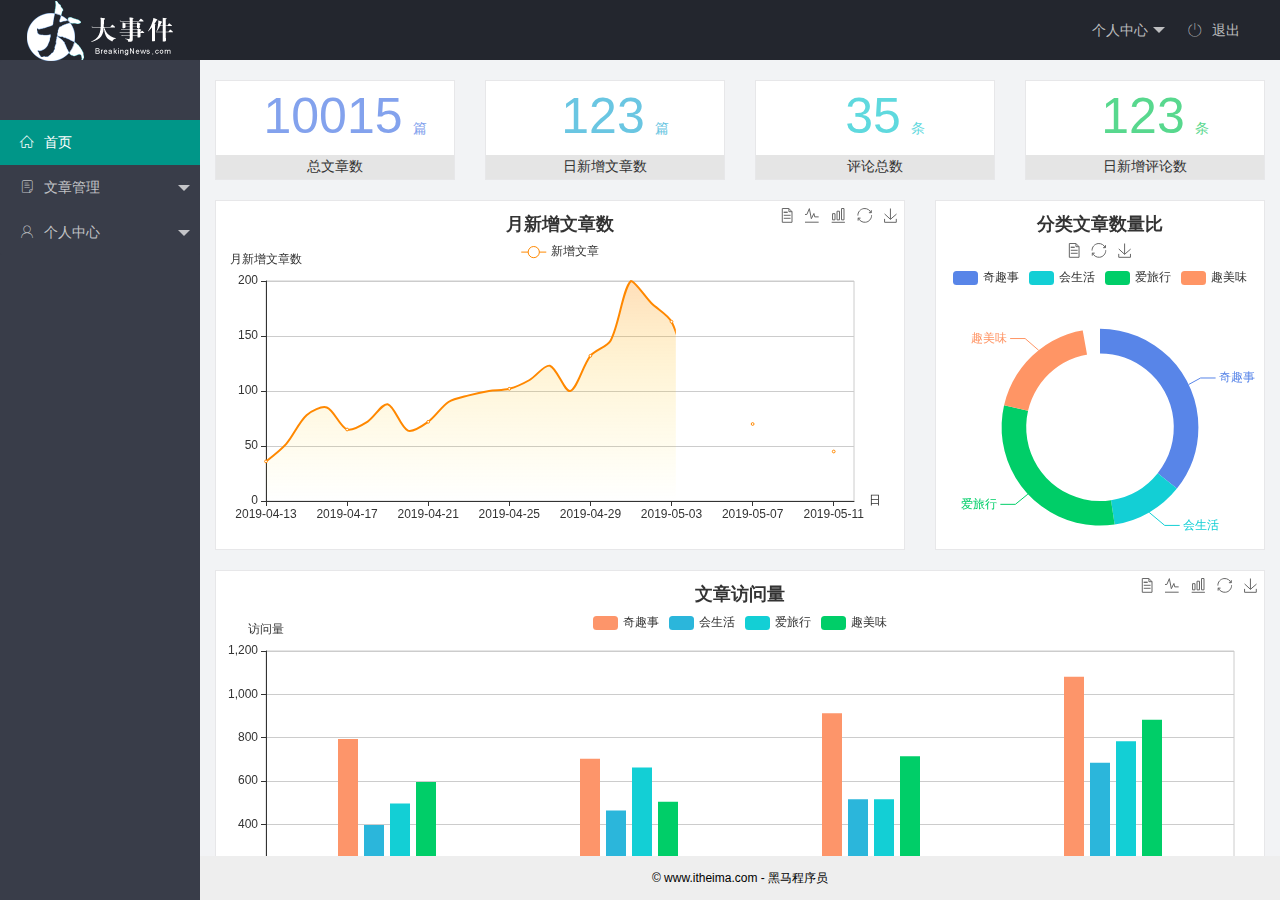
<file: home/index.html>
<!DOCTYPE html>
<html>

<head>
    <meta charset="utf-8">
    <meta name="viewport" content="width=device-width, initial-scale=1, maximum-scale=1">
    <title>大事件首页</title>
    <!-- 引入字体图标 -->
    <link rel="stylesheet" href="../assets/fonts/iconfont.css">
    <link rel="stylesheet" href="../assets/lib/layui/css/layui.css">
    <link rel="stylesheet" href="../assets/css/index.css">
</head>

<body class="layui-layout-body">
    <div class="layui-layout layui-layout-admin">
        <div class="layui-header">
            <div class="layui-logo">
                <img src="../assets/images/logo.png" alt="">
            </div>
            <!-- 顶部右侧导航栏 -->
            <ul class="layui-nav layui-layout-right">
                <li class="layui-nav-item">
                    <a href="javascript:;">
                        <!-- 图片头像 -->
                        <img class="avater" src="../assets/images/sample.jpg" alt="" style="display: none">
                        <!-- 准备一个默认的字符头像 -->
                        <span class="text-avater" style="display: none">A</span>
                        <!-- 欢迎文字 -->
                        <span class="person-center">个人中心</span>
                    </a>
                    <dl class="layui-nav-child">
                        <dd><a href="../user/base-info.html" target="fm">基本资料</a></dd>
                        <dd><a href="../user/avatar.html" target="fm">更换头像</a></dd>
                        <dd><a href="../user/modify-password.html" target="fm">重置密码</a></dd>
                    </dl>
                </li>
                <li class="layui-nav-item"><a href="javascript:;" id='logout'><span class="iconfont icon-tuichu"></span>退出</a></li>
            </ul>
        </div>

        <div class="layui-side layui-bg-black">
            <div class="layui-side-scroll">
                <!-- 左侧导航区域（可配合layui已有的垂直导航） -->
                <ul class="layui-nav layui-nav-tree" lay-filter="test" lay-shrink='all'>
                    <li class=" user-info">
                        <!-- 图片头像 -->
                        <img class="avater" src="../assets/images/sample.jpg" alt="" style="display: none">
                        <!-- 准备一个默认的字符头像 -->
                        <span class="text-avater" style="display: none">A</span>
                        <!-- 欢迎文字 -->
                        <span class="nickname" style="display: none">欢迎 xxx</span>
                    </li>
                    <li class="layui-nav-item layui-nav-itemed layui-this">
                        <a class="" href="index.html"><span class="iconfont icon-home"></span>首页</a>
                    </li>
                    <li class="layui-nav-item">
                        <a href="javascript:;"><span class="iconfont icon-16"></span>文章管理</a>
                        <dl class="layui-nav-child">
                            <!-- target 指定在fm这个iframe范围内打开链接 -->
                            <dd><a target="fm" href="../article/category.html"><i class="layui-icon layui-icon-app"></i>文章类别</a></dd>
                            <dd><a target="fm" class="jump-list" href="../article/list.html"><i class="layui-icon layui-icon-app "></i>文章列表</a></dd>
                            <dd><a target='fm' class="jump-edit" href="../article/publish.html"><i class="layui-icon layui-icon-app"></i>发表文章</a></dd>
                        </dl>
                    </li>
                    <li class="layui-nav-item">
                        <a href="javascript:;"><span class="iconfont icon-user"></span>个人中心</a>
                        <dl class="layui-nav-child">
                            <dd><a href="../user/base-info.html" target="fm"><i class="layui-icon layui-icon-app"></i>基本资料</a></dd>
                            <dd><a href="../user/avatar.html" target="fm"><i class="layui-icon layui-icon-app"></i>更换头像</a></dd>
                            <dd><a href="../user/modify-password.html" target="fm"><i class="layui-icon layui-icon-app"></i>重置密码</a></dd>
                        </dl>
                    </li>
                </ul>
            </div>
        </div>

        <div class="layui-body">
            <!-- 内容主体区域 -->
            <iframe name='fm' src="./dashboard.html" frameborder="0"></iframe>
        </div>

        <div class="layui-footer">
            <!-- 底部固定区域 -->
            © www.itheima.com - 黑马程序员
        </div>
    </div>
    </div>
    <!-- 引入axios.js文件 -->
    <script src="../assets/lib/axios.js"></script>
    <!-- 引用JQ文件 -->
    <script src="../assets/lib/jquery.js"></script>
    <!-- 引用layui的js文件 -->
    <script src="../assets/lib/layui/layui.all.js"></script>
    <!-- 引用全局的api设置文件 -->
    <script src="../assets/js/commonAPI.js"></script>
    <script src="/assets/js/index.js"></script>

</body>

</html>
</file>
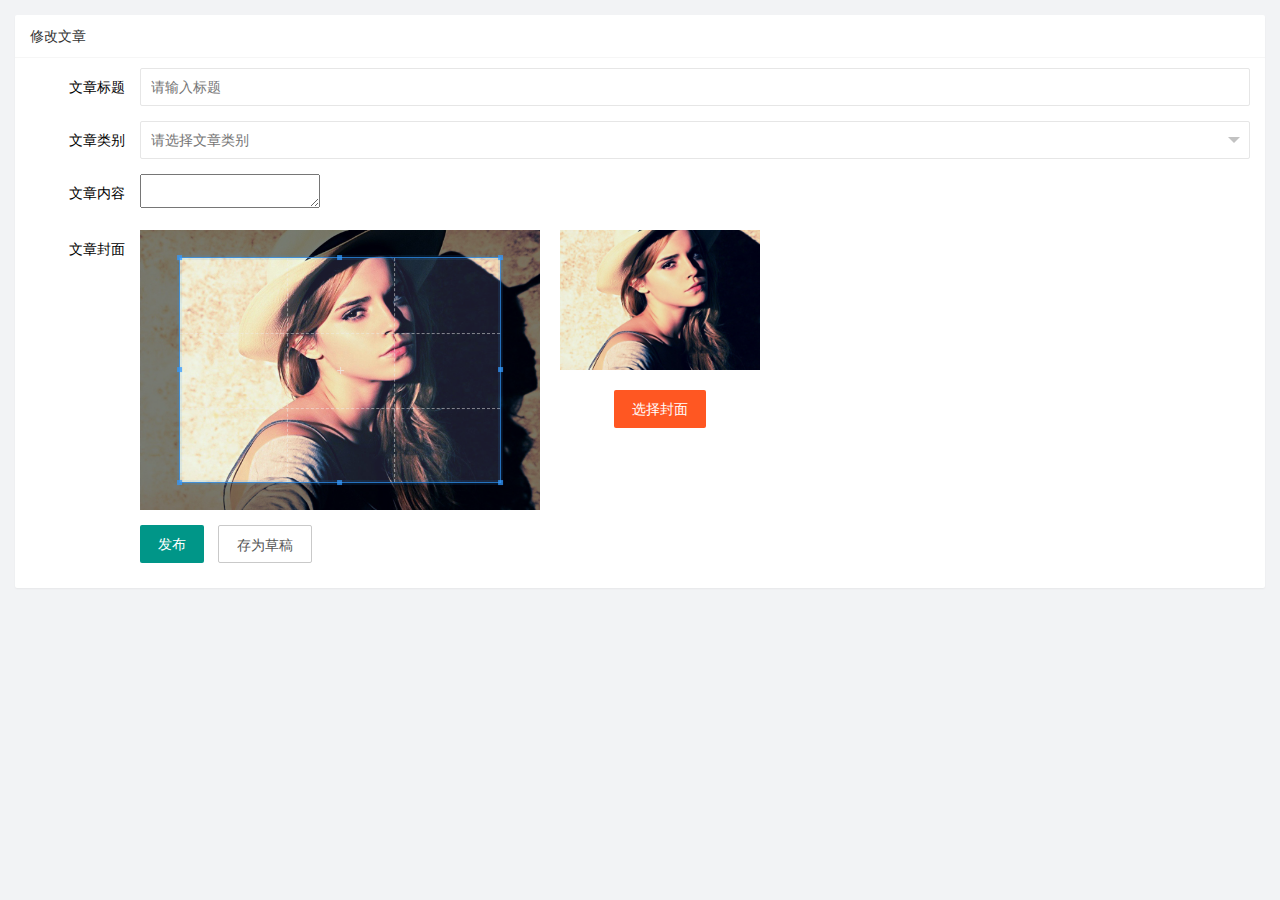
<file: article/edit.html>
<!DOCTYPE html>
<html lang="en">

<head>
    <meta charset="UTF-8">
    <meta name="viewport" content="width=device-width, initial-scale=1.0">
    <title>Document</title>
    <!-- 引入layui插件 -->
    <link rel="stylesheet" href="../assets/lib/layui/css/layui.css">
    <!-- 引入裁剪插件 -->
    <link rel="stylesheet" href="../assets/lib/cropper/cropper.css">
    <!-- 引用裁剪插件的css -->
    <link rel="stylesheet" href="../assets/lib/cropper/cropper.css">
    <!-- 引入自己的css样式 -->
    <link rel="stylesheet" href="../assets/css/article.css">
</head>

<body>
    <!-- 发布文章的表单 -->
    <div class="layui-card">
        <!-- 文章标题 -->
        <div class="layui-card-header">修改文章</div>
        <div class="layui-card-body">
            <form class="layui-form publish-form" lay-filter='edit-form' action="">
                <div class="layui-form-item">
                    <label class="layui-form-label">文章标题</label>
                    <div class="layui-input-block">
                        <input type="text" name="title" required lay-verify="required" placeholder="请输入标题" autocomplete="off" class="layui-input">
                    </div>
                </div>
                <!-- 文章类别 -->
                <div class="layui-form-item">
                    <label class="layui-form-label">文章类别</label>
                    <div class="layui-input-block">
                        <!-- select 下拉选择框的值 就是我们选中那项option的value的值 -->
                        <select id='cate-sl' name="cate_id" lay-verify="required">
                        <option value="">请选择文章类别</option>
                      </select>
                    </div>
                </div>

                <!-- 文章内容 -->
                <div class="layui-form-item">
                    <label class="layui-form-label">文章内容</label>
                    <div class="layui-input-block">
                        <!-- 预留一个文本域 用来渲染富文本编辑器 -->
                        <textarea name="content"></textarea>
                    </div>
                </div>
                <!-- 图片裁剪区 -->
                <div class="layui-form-item">
                    <!-- 左侧的 label -->
                    <label class="layui-form-label">文章封面</label>
                    <!-- 选择封面区域 -->
                    <div class="layui-input-block cover-box">
                        <!-- 左侧裁剪区域 -->
                        <div class="cover-left">
                            <img id="image" src="/assets/images/sample2.jpg" alt="" />
                        </div>
                        <!-- 右侧预览区域和选择封面区域 -->
                        <div class="cover-right">
                            <!-- 预览的区域 -->
                            <div class="img-preview"></div>
                            <!-- 选择封面按钮 -->
                            <button id="choose-btn" type="button" class="layui-btn layui-btn-danger">选择封面</button>
                            <input type="file" name="" id="file" accept="image/png,image/gif,image/jpg,image/jpeg" style="display: none;">
                        </div>
                    </div>
                </div>
                <!-- 提交按钮 -->
                <div class="layui-form-item">
                    <div class="layui-input-block last-row">
                        <button data-state="已发布" class="layui-btn" lay-submit lay-filter="formDemo">发布</button>
                        <!-- layui里提交按钮要加lay-submit属性  这里两个按钮都需要提交功能 所以删掉第二个按钮默认的type=reset重置功能  加上lay-submit-->
                        <button data-state="草稿" lay-submit class="layui-btn layui-btn-primary">存为草稿</button>
                    </div>
                </div>
            </form>
        </div>
    </div>





    <!-- 引入axios.js文件 -->
    <script src="../assets/lib/axios.js "></script>
    <!-- 引用JQ文件 -->
    <script src="../assets/lib/jquery.js "></script>
    <!-- 引用tinymce插件 -->
    <script src="../assets/lib/tinymce/tinymce.min.js"></script>
    <script src="../assets/lib/tinymce/tinymce_setup.js"></script>
    <!-- 引用裁剪插件 -->
    <script src="../assets/lib/cropper/Cropper.js"></script>
    <script src="../assets/lib/cropper/jquery-cropper.js"></script>
    <!-- 引用layui的js文件 -->
    <script src="../assets/lib/layui/layui.all.js "></script>
    <!-- 引用全局的api设置文件 -->
    <script src="../assets/js/commonAPI.js "></script>
    <!-- 引入自己的js文件 -->
    <script src="../assets/js/article/edit.js "></script>
</body>

</html>
</file>
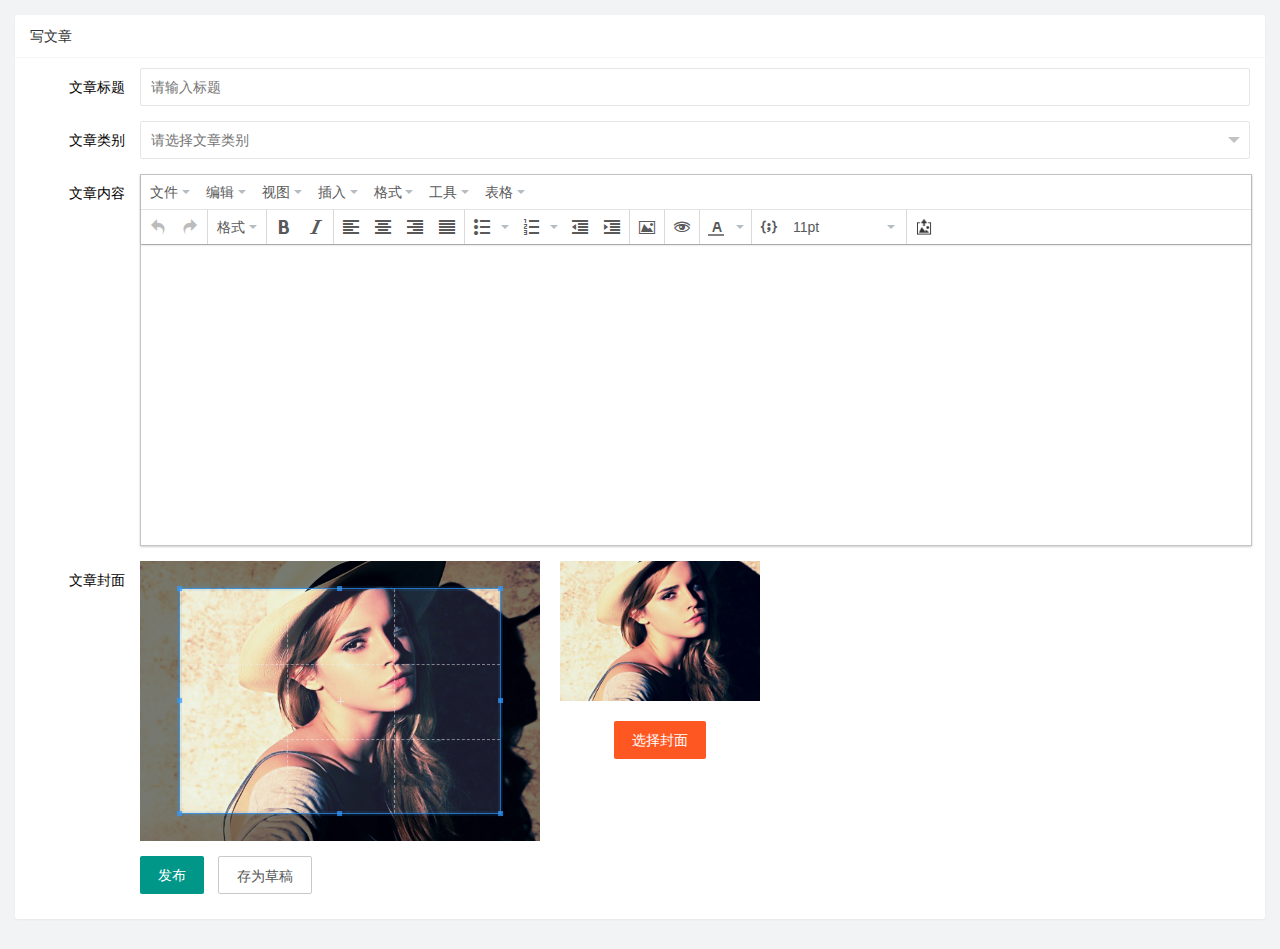
<file: article/publish.html>
<!DOCTYPE html>
<html lang="en">

<head>
    <meta charset="UTF-8">
    <meta name="viewport" content="width=device-width, initial-scale=1.0">
    <title>Document</title>
    <!-- 引入layui插件 -->
    <link rel="stylesheet" href="../assets/lib/layui/css/layui.css">
    <!-- 引入裁剪插件 -->
    <link rel="stylesheet" href="../assets/lib/cropper/cropper.css">
    <!-- 引用裁剪插件的css -->
    <link rel="stylesheet" href="../assets/lib/cropper/cropper.css">
    <!-- 引入自己的css样式 -->
    <link rel="stylesheet" href="../assets/css/article.css">
</head>

<body>
    <!-- 发布文章的表单 -->
    <div class="layui-card">
        <!-- 文章标题 -->
        <div class="layui-card-header">写文章</div>
        <div class="layui-card-body">
            <form class="layui-form publish-form" action="">
                <div class="layui-form-item">
                    <label class="layui-form-label">文章标题</label>
                    <div class="layui-input-block">
                        <input type="text" name="title" required lay-verify="required" placeholder="请输入标题" autocomplete="off" class="layui-input">
                    </div>
                </div>
                <!-- 文章类别 -->
                <div class="layui-form-item">
                    <label class="layui-form-label">文章类别</label>
                    <div class="layui-input-block">
                        <!-- select 下拉选择框的值 就是我们选中那项option的value的值 -->
                        <select id='cate-sl' name="cate_id" lay-verify="required">
                        <option value="">请选择文章类别</option>
                      </select>
                    </div>
                </div>

                <!-- 文章内容 -->
                <div class="layui-form-item">
                    <label class="layui-form-label">文章内容</label>
                    <div class="layui-input-block">
                        <!-- 预留一个文本域 用来渲染富文本编辑器 -->
                        <textarea name="content"></textarea>
                    </div>
                </div>
                <!-- 图片裁剪区 -->
                <div class="layui-form-item">
                    <!-- 左侧的 label -->
                    <label class="layui-form-label">文章封面</label>
                    <!-- 选择封面区域 -->
                    <div class="layui-input-block cover-box">
                        <!-- 左侧裁剪区域 -->
                        <div class="cover-left">
                            <img id="image" src="/assets/images/sample2.jpg" alt="" />
                        </div>
                        <!-- 右侧预览区域和选择封面区域 -->
                        <div class="cover-right">
                            <!-- 预览的区域 -->
                            <div class="img-preview"></div>
                            <!-- 选择封面按钮 -->
                            <button id="choose-btn" type="button" class="layui-btn layui-btn-danger">选择封面</button>
                            <input type="file" name="" id="file" accept="image/png,image/gif,image/jpg,image/jpeg" style="display: none;">
                        </div>
                    </div>
                </div>
                <!-- 提交按钮 -->
                <div class="layui-form-item">
                    <div class="layui-input-block last-row">
                        <button data-state="已发布" class="layui-btn" lay-submit lay-filter="formDemo">发布</button>
                        <!-- layui里提交按钮要加lay-submit属性  这里两个按钮都需要提交功能 所以删掉第二个按钮默认的type=reset重置功能  加上lay-submit-->
                        <button data-state="草稿" lay-submit class="layui-btn layui-btn-primary">存为草稿</button>
                    </div>
                </div>
            </form>
        </div>
    </div>





    <!-- 引入axios.js文件 -->
    <script src="../assets/lib/axios.js "></script>
    <!-- 引用JQ文件 -->
    <script src="../assets/lib/jquery.js "></script>
    <!-- 引用tinymce插件 -->
    <script src="../assets/lib/tinymce/tinymce.min.js"></script>
    <script src="../assets/lib/tinymce/tinymce_setup.js"></script>
    <!-- 引用裁剪插件 -->
    <script src="../assets/lib/cropper/Cropper.js"></script>
    <script src="../assets/lib/cropper/jquery-cropper.js"></script>
    <!-- 引用layui的js文件 -->
    <script src="../assets/lib/layui/layui.all.js "></script>
    <!-- 引用全局的api设置文件 -->
    <script src="../assets/js/commonAPI.js "></script>
    <!-- 引入自己的js文件 -->
    <script src="../assets/js/article/publish.js "></script>
</body>

</html>
</file>
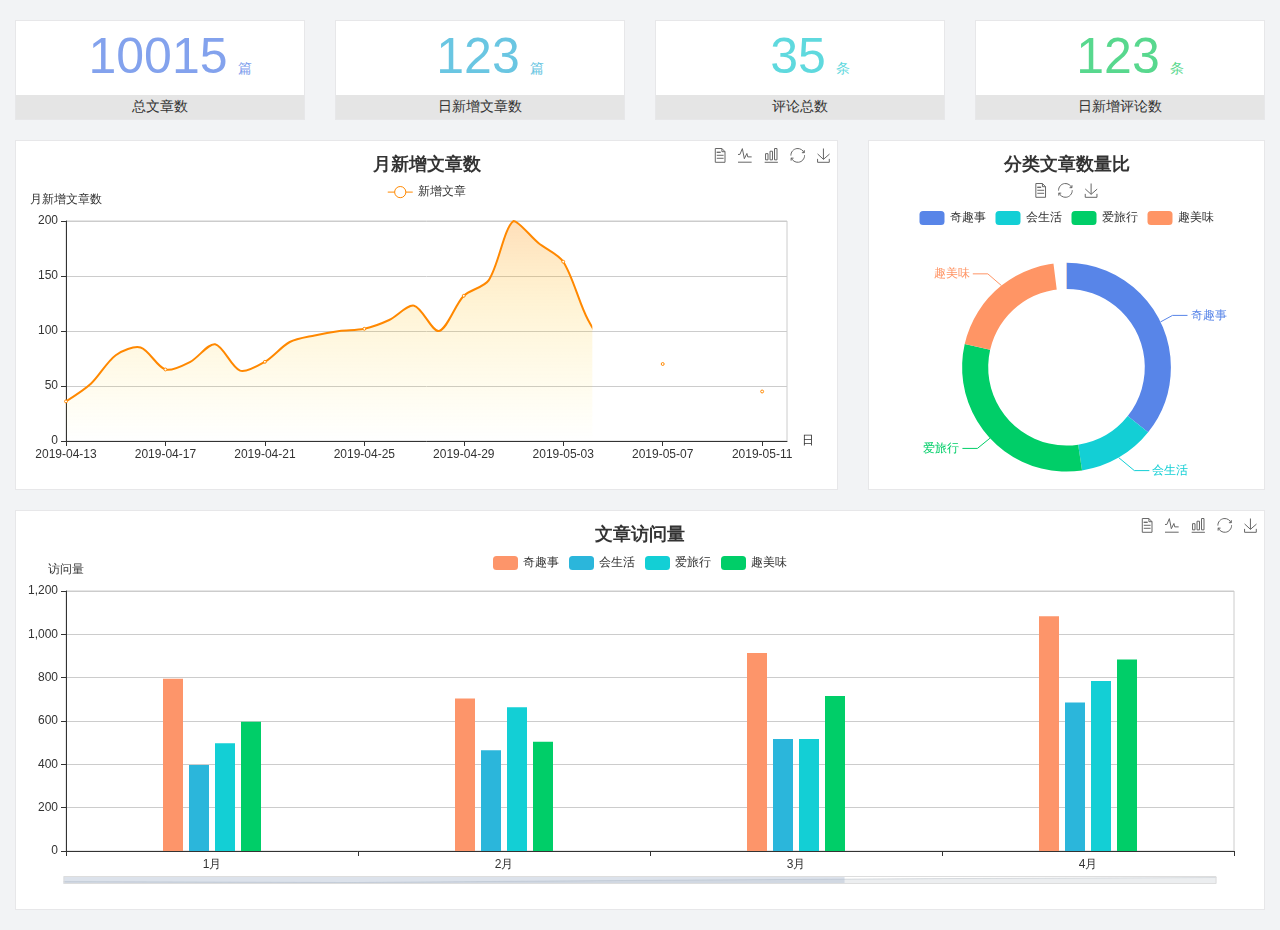
<file: home/dashboard.html>
<!DOCTYPE html>
<html lang="en">

<head>
  <meta charset="UTF-8">
  <meta name="viewport" content="width=device-width, initial-scale=1.0">
  <meta http-equiv="X-UA-Compatible" content="ie=edge">
  <title>图表统计</title>
  <link rel="stylesheet" href="../assets/lib/bootstrap.css" />
  <link rel="stylesheet" href="../assets/lib/main.css" />
  <script src="../assets/lib/jquery.js"></script>
  <script type="text/javascript" src="../assets/lib/echarts.min.js"></script>
</head>

<body>
  <div class="container-fluid">
    <div class="row spannel_list">
      <div class="col-sm-3 col-xs-6">
        <div class="spannel">
          <em>10015</em><span>篇</span>
          <b>总文章数</b>
        </div>
      </div>
      <div class="col-sm-3 col-xs-6">
        <div class="spannel scolor01">
          <em>123</em><span>篇</span>
          <b>日新增文章数</b>
        </div>
      </div>
      <div class="col-sm-3 col-xs-6">
        <div class="spannel scolor02">
          <em>35</em><span>条</span>
          <b>评论总数</b>
        </div>
      </div>
      <div class="col-sm-3 col-xs-6">
        <div class="spannel scolor03">
          <em>123</em><span>条</span>
          <b>日新增评论数</b>
        </div>
      </div>
    </div>
  </div>

  <div class="container-fluid">
    <div class="row curve-pie">
      <div class="col-lg-8 col-md-8">
        <div class="gragh_pannel" id="curve_show"></div>
      </div>
      <div class="col-lg-4 col-md-4">
        <div class="gragh_pannel" id="pie_show"></div>
      </div>
    </div>
  </div>

  <div class="container-fluid">
    <div class="column_pannel" id="column_show"></div>
  </div>

  <script>
    var oChart = echarts.init(document.getElementById('curve_show'));
    var aList_all = [
      { 'count': 36, 'date': '2019-04-13' },
      { 'count': 52, 'date': '2019-04-14' },
      { 'count': 78, 'date': '2019-04-15' },
      { 'count': 85, 'date': '2019-04-16' },
      { 'count': 65, 'date': '2019-04-17' },
      { 'count': 72, 'date': '2019-04-18' },
      { 'count': 88, 'date': '2019-04-19' },
      { 'count': 64, 'date': '2019-04-20' },
      { 'count': 72, 'date': '2019-04-21' },
      { 'count': 90, 'date': '2019-04-22' },
      { 'count': 96, 'date': '2019-04-23' },
      { 'count': 100, 'date': '2019-04-24' },
      { 'count': 102, 'date': '2019-04-25' },
      { 'count': 110, 'date': '2019-04-26' },
      { 'count': 123, 'date': '2019-04-27' },
      { 'count': 100, 'date': '2019-04-28' },
      { 'count': 132, 'date': '2019-04-29' },
      { 'count': 146, 'date': '2019-04-30' },
      { 'count': 200, 'date': '2019-05-01' },
      { 'count': 180, 'date': '2019-05-02' },
      { 'count': 163, 'date': '2019-05-03' },
      { 'count': 110, 'date': '2019-05-04' },
      { 'count': 80, 'date': '2019-05-05' },
      { 'count': 82, 'date': '2019-05-06' },
      { 'count': 70, 'date': '2019-05-07' },
      { 'count': 65, 'date': '2019-05-08' },
      { 'count': 54, 'date': '2019-05-09' },
      { 'count': 40, 'date': '2019-05-10' },
      { 'count': 45, 'date': '2019-05-11' },
      { 'count': 38, 'date': '2019-05-12' },
    ];

    let aCount = [];
    let aDate = [];

    for (var i = 0; i < aList_all.length; i++) {
      aCount.push(aList_all[i].count);
      aDate.push(aList_all[i].date);
    }

    var chartopt = {
      title: {
        text: '月新增文章数',
        left: 'center',
        top: '10'
      },
      tooltip: {
        trigger: 'axis'
      },
      legend: {
        data: ['新增文章'],
        top: '40'
      },
      toolbox: {
        show: true,
        feature: {
          mark: { show: true },
          dataView: { show: true, readOnly: false },
          magicType: { show: true, type: ['line', 'bar'] },
          restore: { show: true },
          saveAsImage: { show: true }
        }
      },
      calculable: true,
      xAxis: [
        {
          name: '日',
          type: 'category',
          boundaryGap: false,
          data: aDate
        }
      ],
      yAxis: [
        {
          name: '月新增文章数',
          type: 'value'
        }
      ],
      series: [
        {
          name: '新增文章',
          type: 'line',
          smooth: true,
          itemStyle: { normal: { areaStyle: { type: 'default' }, color: '#f80' }, lineStyle: { color: '#f80' } },
          data: aCount
        }],
      areaStyle: {
        normal: {
          color: new echarts.graphic.LinearGradient(0, 0, 0, 1, [{
            offset: 0,
            color: 'rgba(255,136,0,0.39)'
          }, {
            offset: .34,
            color: 'rgba(255,180,0,0.25)'
          }, {
            offset: 1,
            color: 'rgba(255,222,0,0.00)'
          }])

        }
      },
      grid: {
        show: true,
        x: 50,
        x2: 50,
        y: 80,
        height: 220
      }
    };

    oChart.setOption(chartopt);


    var oPie = echarts.init(document.getElementById('pie_show'));
    var oPieopt =
    {
      title: {
        top: 10,
        text: '分类文章数量比',
        x: 'center'
      },
      tooltip: {
        trigger: 'item',
        formatter: "{a} <br/>{b} : {c} ({d}%)"
      },
      color: ['#5885e8', '#13cfd5', '#00ce68', '#ff9565'],
      legend: {
        x: 'center',
        top: 65,
        data: ['奇趣事', '会生活', '爱旅行', '趣美味']
      },
      toolbox: {
        show: true,
        x: 'center',
        top: 35,
        feature: {
          mark: { show: true },
          dataView: { show: true, readOnly: false },
          magicType: {
            show: true,
            type: ['pie', 'funnel'],
            option: {
              funnel: {
                x: '25%',
                width: '50%',
                funnelAlign: 'left',
                max: 1548
              }
            }
          },
          restore: { show: true },
          saveAsImage: { show: true }
        }
      },
      calculable: true,
      series: [
        {
          name: '访问来源',
          type: 'pie',
          radius: ['45%', '60%'],
          center: ['50%', '65%'],
          data: [
            { value: 300, name: '奇趣事' },
            { value: 100, name: '会生活' },
            { value: 260, name: '爱旅行' },
            { value: 180, name: '趣美味' }
          ]
        }
      ]
    };
    oPie.setOption(oPieopt);



    var oColumn = this.echarts.init(document.getElementById('column_show'));
    var oColumnopt =
    {
      title: {
        text: '文章访问量',
        left: 'center',
        top: '10'
      },
      tooltip: {
        trigger: 'axis'
      },
      legend: {
        data: ['奇趣事', '会生活', '爱旅行', '趣美味'],
        top: '40'
      },
      toolbox: {
        show: true,
        feature: {
          mark: { show: true },
          dataView: { show: true, readOnly: false },
          magicType: { show: true, type: ['line', 'bar'] },
          restore: { show: true },
          saveAsImage: { show: true }
        }
      },
      calculable: true,
      xAxis: [
        {
          type: 'category',
          data: ['1月', '2月', '3月', '4月', '5月']
        }
      ],
      yAxis: [
        {
          name: '访问量',
          type: 'value'
        }
      ],
      series: [
        {
          name: '奇趣事',
          type: 'bar',
          barWidth: 20,
          itemStyle: {
            normal: { areaStyle: { type: 'default' }, color: '#fd956a' }
          },
          data: [800, 708, 920, 1090, 1200]
        },
        {
          name: '会生活',
          type: 'bar',
          barWidth: 20,
          itemStyle: {
            normal: { areaStyle: { type: 'default' }, color: '#2bb6db' }
          },
          data: [400, 468, 520, 690, 800]
        },
        {
          name: '爱旅行',
          type: 'bar',
          barWidth: 20,
          itemStyle: {
            normal: { areaStyle: { type: 'default' }, color: '#13cfd5' }
          },
          data: [500, 668, 520, 790, 900]
        },
        {
          name: '趣美味',
          type: 'bar',
          barWidth: 20,
          itemStyle: {
            normal: { areaStyle: { type: 'default' }, color: '#00ce68' }
          },
          data: [600, 508, 720, 890, 1000]
        }
      ],
      grid: {
        show: true,
        x: 50,
        x2: 30,
        y: 80,
        height: 260
      },
      dataZoom: [//给x轴设置滚动条
        {
          start: 0,//默认为0
          end: 100 - 1000 / 31,//默认为100
          type: 'slider',
          show: true,
          xAxisIndex: [0],
          handleSize: 0,//滑动条的 左右2个滑动条的大小
          height: 8,//组件高度
          left: 45, //左边的距离
          right: 50,//右边的距离
          bottom: 26,//右边的距离
          handleColor: '#ddd',//h滑动图标的颜色
          handleStyle: {
            borderColor: "#cacaca",
            borderWidth: "1",
            shadowBlur: 2,
            background: "#ddd",
            shadowColor: "#ddd",
          }
        }]
    };
    oColumn.setOption(oColumnopt);
  </script>
</body>

</html>
</file>
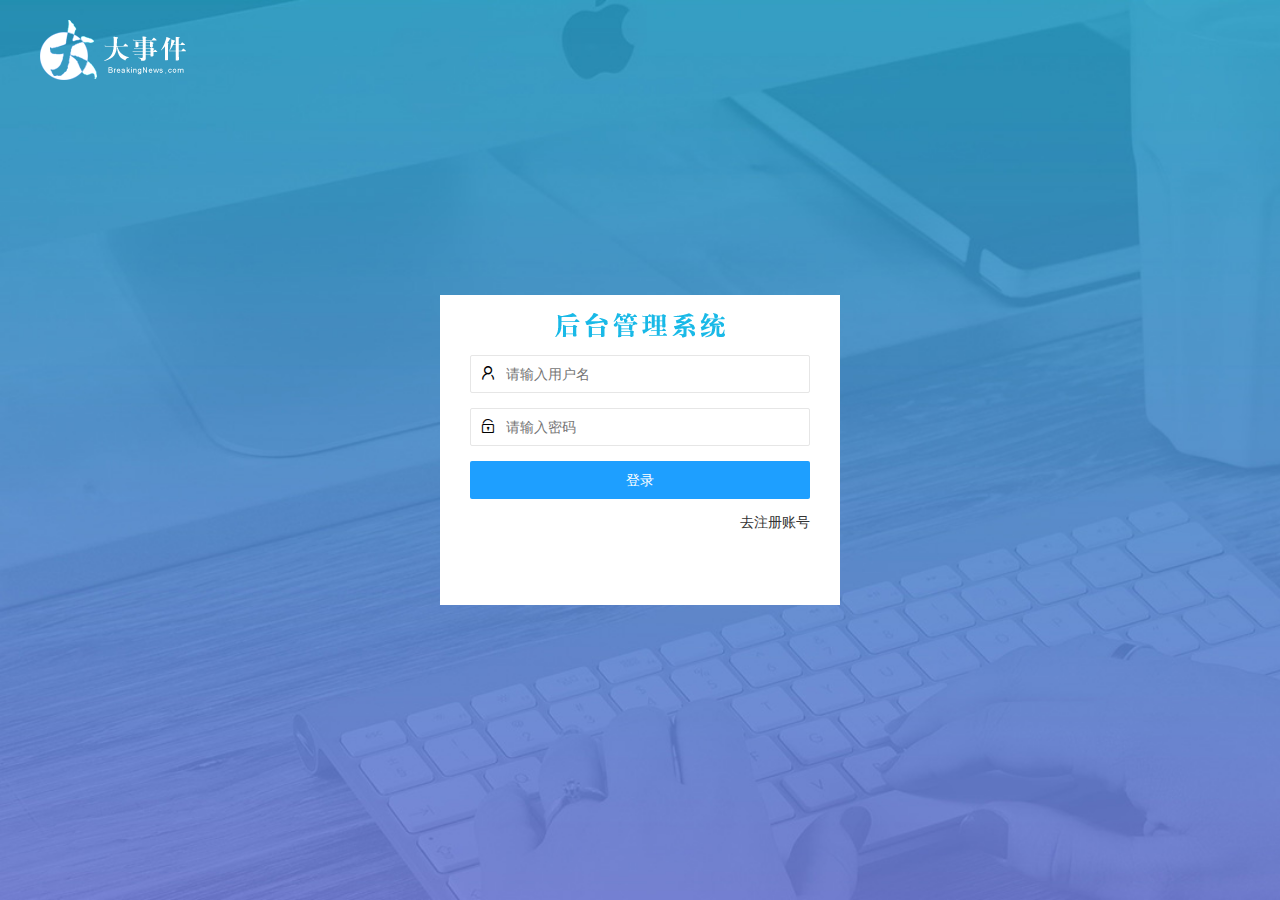
<file: home/login.html>
<!DOCTYPE html>
<html lang="en">

<head>
    <meta charset="UTF-8">
    <meta name="viewport" content="width=device-width, initial-scale=1.0">
    <title>Document</title>
    <!-- 引入layui的css文件 -->
    <link rel="stylesheet" href="../assets/lib/layui/css/layui.css">
    <link rel="stylesheet" href="../assets/css/login.css">
</head>

<body>
    <!-- 左上角的logo图 -->
    <div class="logo">
        <img src="../assets/images/logo.png" alt="">
    </div>
    <!-- 中间的登录框 -->
    <div class="loginBox">
        <!-- 表单标题 -->
        <div class="title">
            <img src="../assets/images/login_title.png" alt="">
        </div>
        <!-- 表单主体 -->
        <!-- 注册表单 -->
        <form class="layui-form reg—form" action="" style="display: none;">
            <div class="layui-form-item">
                <i class="layui-icon layui-icon-username"></i>
                <input type="text" name="username" required lay-verify="required" placeholder="请输入用户名" autocomplete="off" class="layui-input">
            </div>
            <div class="layui-form-item">
                <i class="layui-icon layui-icon-password"></i>
                <input id="pwd" type="password" name="password" required lay-verify="required|pass" placeholder="请输入密码" autocomplete="off" class="layui-input">
            </div>
            <div class="layui-form-item">
                <i class="layui-icon layui-icon-password"></i>
                <input type="password" required lay-verify="required|pass|samePass" placeholder="请确认密码" autocomplete="off" class="layui-input">
            </div>
            <!-- 注册按钮 -->
            <div class="layui-form-item">
                <button class="layui-btn layui-btn-fluid layui-btn-normal" lay-submit lay-filter="formDemo">注册</button>
            </div>
            <!-- 登陆的链接 -->
            <div class="link">
                <a href="javascript:;">去登录</a>
            </div>
        </form>
        <!-- 登录表单 -->
        <form class="layui-form login—form" action="">
            <div class="layui-form-item">
                <i class="layui-icon layui-icon-username"></i>
                <input type="text" name="username" required lay-verify="required" placeholder="请输入用户名" autocomplete="off" class="layui-input">
            </div>
            <div class="layui-form-item">
                <i class="layui-icon layui-icon-password"></i>
                <input type="password" name="password" required lay-verify="required|pass" placeholder="请输入密码" autocomplete="off" class="layui-input">
            </div>

            <!-- 登录按钮 -->
            <div class="layui-form-item">
                <button class="layui-btn layui-btn-fluid layui-btn-normal" lay-submit lay-filter="formDemo">登录</button>
            </div>
            <!-- 注册的链接 -->
            <div class="link">
                <a href="javascript:;">去注册账号</a>
            </div>
        </form>



    </div>
    <!-- 引入axios.js文件 -->
    <script src="../assets/lib/axios.js"></script>
    <!-- 引用JQ文件 -->
    <script src="../assets/lib/jquery.js"></script>
    <!-- 引用layui的js文件 -->
    <script src="../assets/lib/layui/layui.all.js"></script>
    <!-- 引用全局的api设置文件 -->
    <script src="../assets/js/commonAPI.js"></script>
    <script src="../assets/js/login.js"></script>
</body>

</html>
</file>
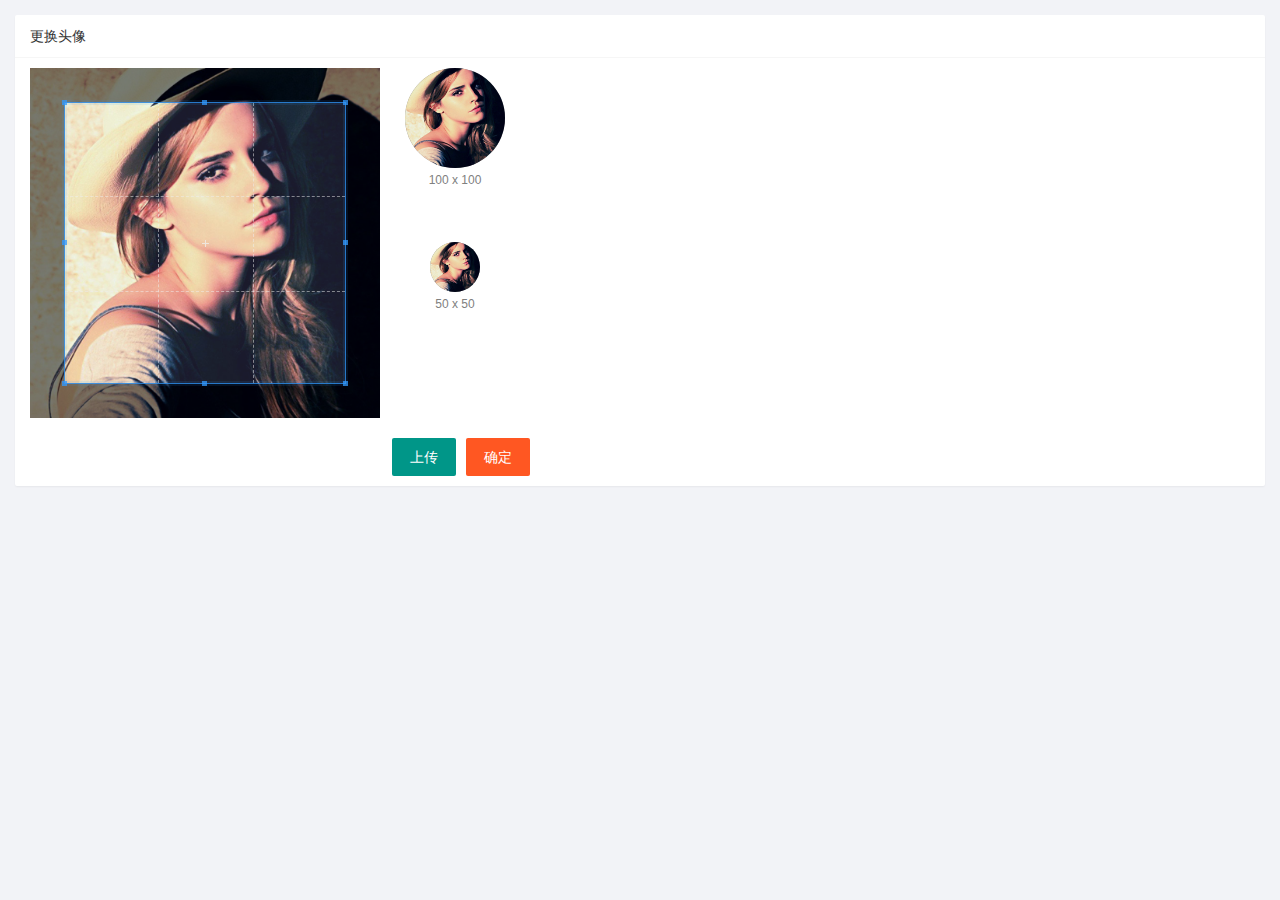
<file: user/avatar.html>
<!DOCTYPE html>
<html lang="en">

<head>
    <meta charset="UTF-8">
    <meta name="viewport" content="width=device-width, initial-scale=1.0">
    <title>用户中心</title>
    <!-- 引入字体图标 -->
    <link rel="stylesheet" href="../assets/fonts/iconfont.css">
    <link rel="stylesheet" href="../assets/lib/layui/css/layui.css">
    <!-- 引用裁剪插件的css -->
    <link rel="stylesheet" href="../assets/lib/cropper/cropper.css">
    <link rel="stylesheet" href="../assets/css/user.css">
</head>

<body>
    <!-- 卡片面板 -->
    <div class="layui-card">
        <div class="layui-card-header">更换头像</div>
        <div class="layui-card-body">
            <!-- 第一行的图片裁剪和预览区域 -->
            <div class="row1">
                <!-- 图片裁剪区域 -->
                <div class="cropper-box">
                    <!-- 这个 img 标签很重要，将来会把它初始化为裁剪区域 -->
                    <img id="image" src="/assets/images/sample.jpg" />
                </div>
                <!-- 图片的预览区域 -->
                <div class="preview-box">
                    <div>
                        <!-- 宽高为 100px 的预览区域 -->
                        <div class="img-preview w100"></div>
                        <p class="size">100 x 100</p>
                    </div>
                    <div>
                        <!-- 宽高为 50px 的预览区域 -->
                        <div class="img-preview w50"></div>
                        <p class="size">50 x 50</p>
                    </div>
                </div>
            </div>
            <!-- 第二行的按钮区域 -->
            <div class="row2">
                <!--手动创建一个 文件选择框  隐藏掉-->
                <input type="file" name="" id="file" style="display:none">
                <button type="button" id="upload-btn" class="layui-btn">上传</button>
                <button type="button" id="save-btn" class="layui-btn layui-btn-danger">确定</button>
            </div>
        </div>
    </div>

    <!-- 引入axios.js文件 -->
    <script src="../assets/lib/axios.js"></script>
    <!-- 引用JQ文件 -->
    <script src="../assets/lib/jquery.js"></script>
    <!-- 引入裁剪插件的js文件 -->
    <script src="../assets/lib/cropper/Cropper.js"></script>
    <!-- 在引入jq版本的裁剪插件的js文件 -->
    <script src="../assets/lib/cropper/jquery-cropper.js"></script>
    <!-- 引用layui的js文件 -->
    <script src="../assets/lib/layui/layui.all.js"></script>
    <!-- 引用全局的api设置文件 -->
    <script src="../assets/js/commonAPI.js"></script>
    <script src="../assets/js/user/avatar.js"></script>
</body>

</html>
</file>
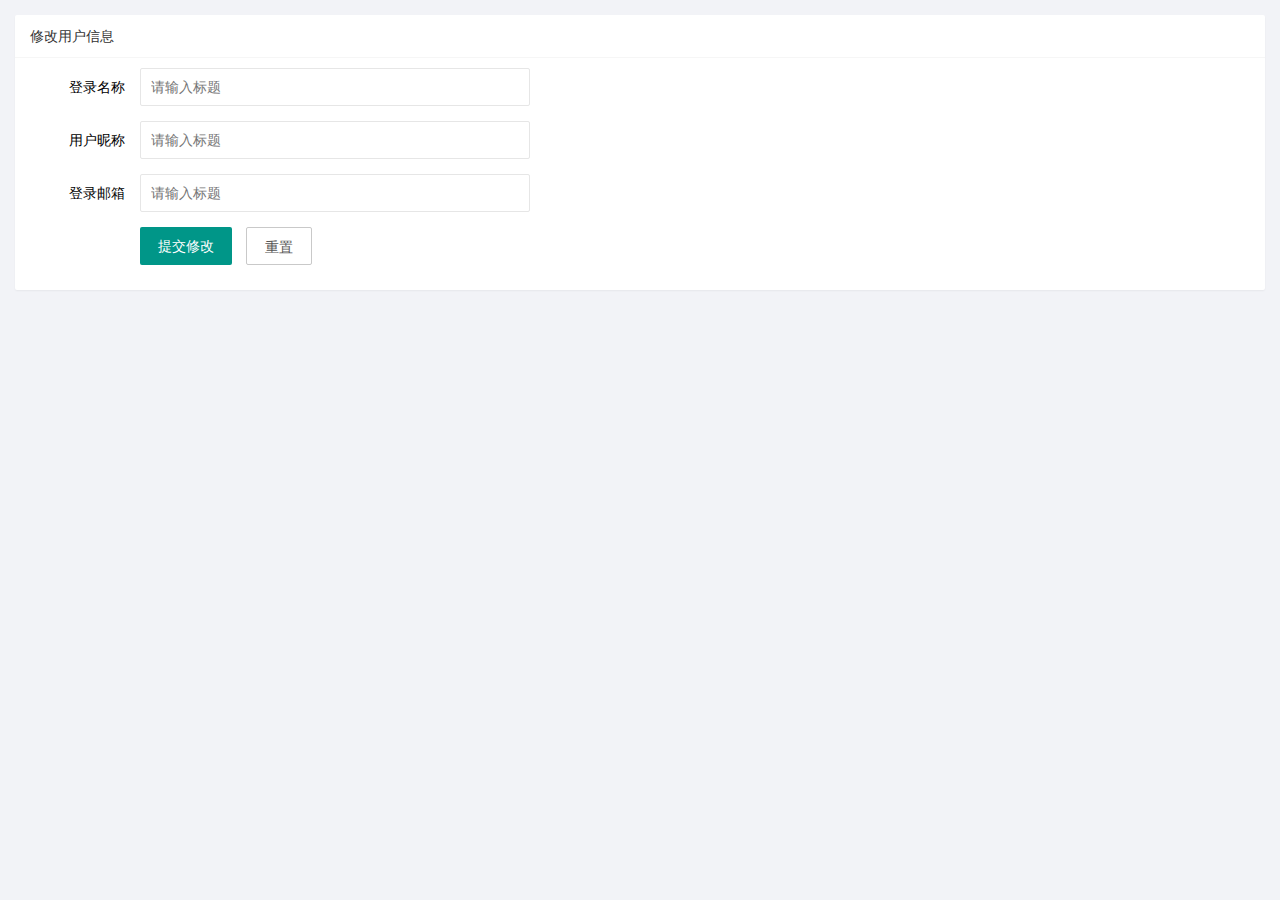
<file: user/base-info.html>
<!DOCTYPE html>
<html lang="en">

<head>
    <meta charset="UTF-8">
    <meta name="viewport" content="width=device-width, initial-scale=1.0">
    <title>用户中心</title>
    <!-- 引入字体图标 -->
    <link rel="stylesheet" href="../assets/fonts/iconfont.css">
    <link rel="stylesheet" href="../assets/lib/layui/css/layui.css">
    <link rel="stylesheet" href="../assets/css/user.css">
</head>

<body>
    <div class="layui-card">
        <div class="layui-card-header">修改用户信息</div>
        <div class="layui-card-body">
            <form class="layui-form base-info-form" action="" lay-filter="edit-userinfo">
                <div class="layui-form-item">
                    <label class="layui-form-label">登录名称</label>
                    <div class="layui-input-block">
                        <input type="text" readonly name="username" required lay-verify="required" placeholder="请输入标题" autocomplete="off" class="layui-input">
                    </div>
                </div>
                <div class="layui-form-item">
                    <label class="layui-form-label">用户昵称</label>
                    <div class="layui-input-block">
                        <input type="text" name="nickname" required lay-verify="required|nick" placeholder="请输入标题" autocomplete="off" class="layui-input">
                    </div>
                </div>
                <div class="layui-form-item">
                    <label class="layui-form-label">登录邮箱</label>
                    <div class="layui-input-block">
                        <input type="text" name="email" required lay-verify="required|email" placeholder="请输入标题" autocomplete="off" class="layui-input">
                    </div>
                </div>
                <!-- id 输入框  隐藏域 -->
                <input type="hidden" name="id" id="">
                <div class="layui-form-item">
                    <div class="layui-input-block">
                        <button class="layui-btn" lay-submit lay-filter="formDemo">提交修改</button>
                        <button type="reset" id="reset-btn" class="layui-btn layui-btn-primary">重置</button>
                    </div>
                </div>
            </form>
        </div>
    </div>

    <!-- 引入axios.js文件 -->
    <script src="../assets/lib/axios.js"></script>
    <!-- 引用JQ文件 -->
    <script src="../assets/lib/jquery.js"></script>
    <!-- 引用layui的js文件 -->
    <script src="../assets/lib/layui/layui.all.js"></script>
    <!-- 引用全局的api设置文件 -->
    <script src="../assets/js/commonAPI.js"></script>
    <script src="../assets/js/user/base-info.js"></script>
</body>

</html>
</file>
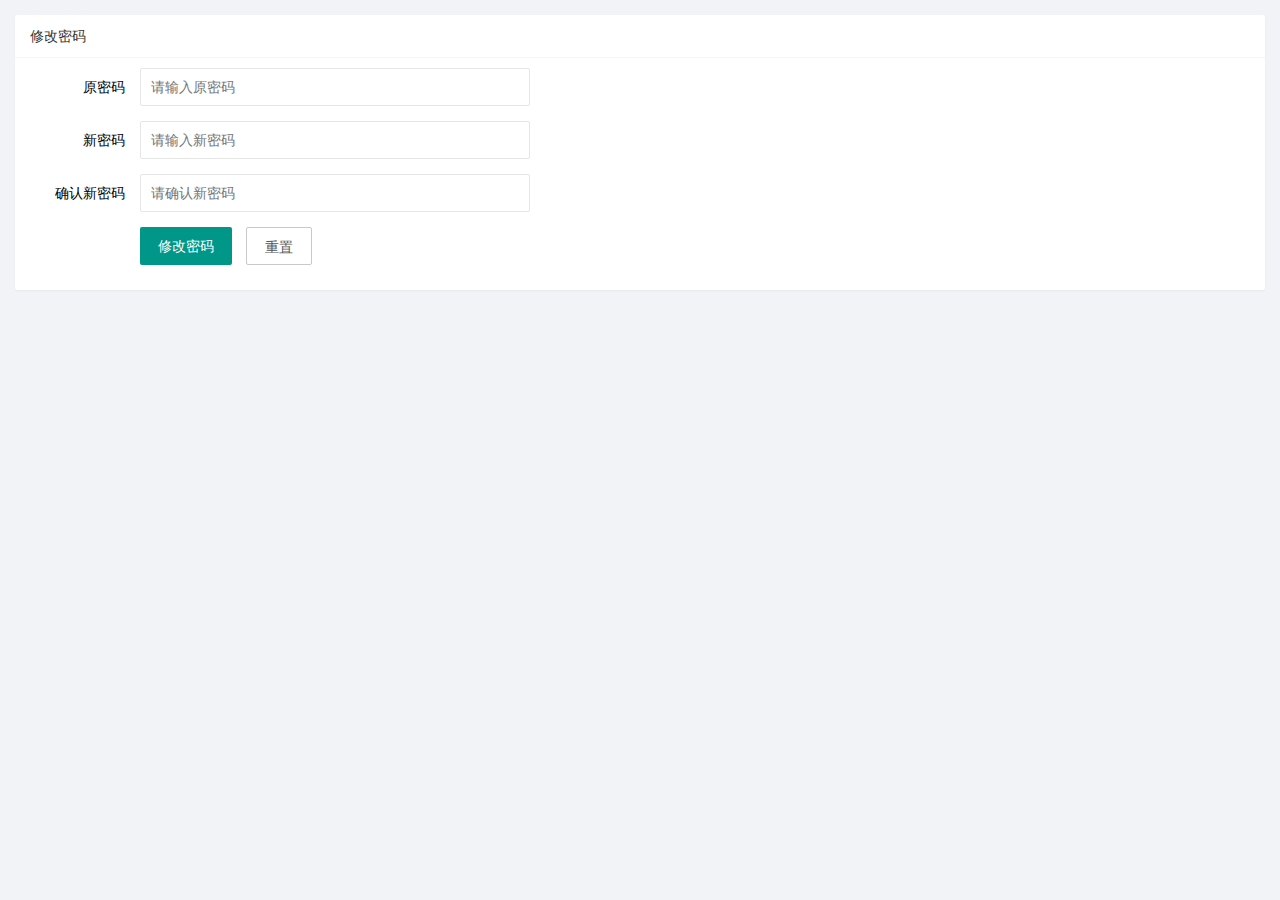
<file: user/modify-password.html>
<!DOCTYPE html>
<html lang="en">

<head>
    <meta charset="UTF-8">
    <meta name="viewport" content="width=device-width, initial-scale=1.0">
    <title>用户中心</title>
    <!-- 引入字体图标 -->
    <link rel="stylesheet" href="../assets/fonts/iconfont.css">
    <link rel="stylesheet" href="../assets/lib/layui/css/layui.css">
    <link rel="stylesheet" href="../assets/css/user.css">
</head>

<body>
    <div class="layui-card">
        <div class="layui-card-header">修改密码</div>
        <div class="layui-card-body">
            <form class="layui-form" action="">
                <div class="layui-form-item">
                    <label class="layui-form-label">原密码</label>
                    <div class="layui-input-block">
                        <input type="password" name="oldPwd" required lay-verify="required|pass" placeholder="请输入原密码" autocomplete="off" class="layui-input">
                    </div>
                </div>
                <div class="layui-form-item">
                    <label class="layui-form-label">新密码</label>
                    <div class="layui-input-block">
                        <input type="password" id="newPwd" name="newPwd" required lay-verify="required|pass" placeholder="请输入新密码" autocomplete="off" class="layui-input">
                    </div>
                </div>
                <div class="layui-form-item">
                    <label class="layui-form-label">确认新密码</label>
                    <div class="layui-input-block">
                        <input type="password" name="" required lay-verify="required|pass|confirmPass" placeholder="请确认新密码" autocomplete="off" class="layui-input">
                    </div>
                </div>
                <div class="layui-form-item">
                    <div class="layui-input-block">
                        <button class="layui-btn" lay-submit lay-filter="formDemo">修改密码</button>
                        <button type="reset" class="layui-btn layui-btn-primary">重置</button>
                    </div>
                </div>
            </form>
        </div>

    </div>
    </div>

    <!-- 引入axios.js文件 -->
    <script src="../assets/lib/axios.js"></script>
    <!-- 引用JQ文件 -->
    <script src="../assets/lib/jquery.js"></script>
    <!-- 引用layui的js文件 -->
    <script src="../assets/lib/layui/layui.all.js"></script>
    <!-- 引用全局的api设置文件 -->
    <script src="../assets/js/commonAPI.js"></script>
    <script src="../assets/js/user/modify-password.js"></script>
</body>

</html>
</file>
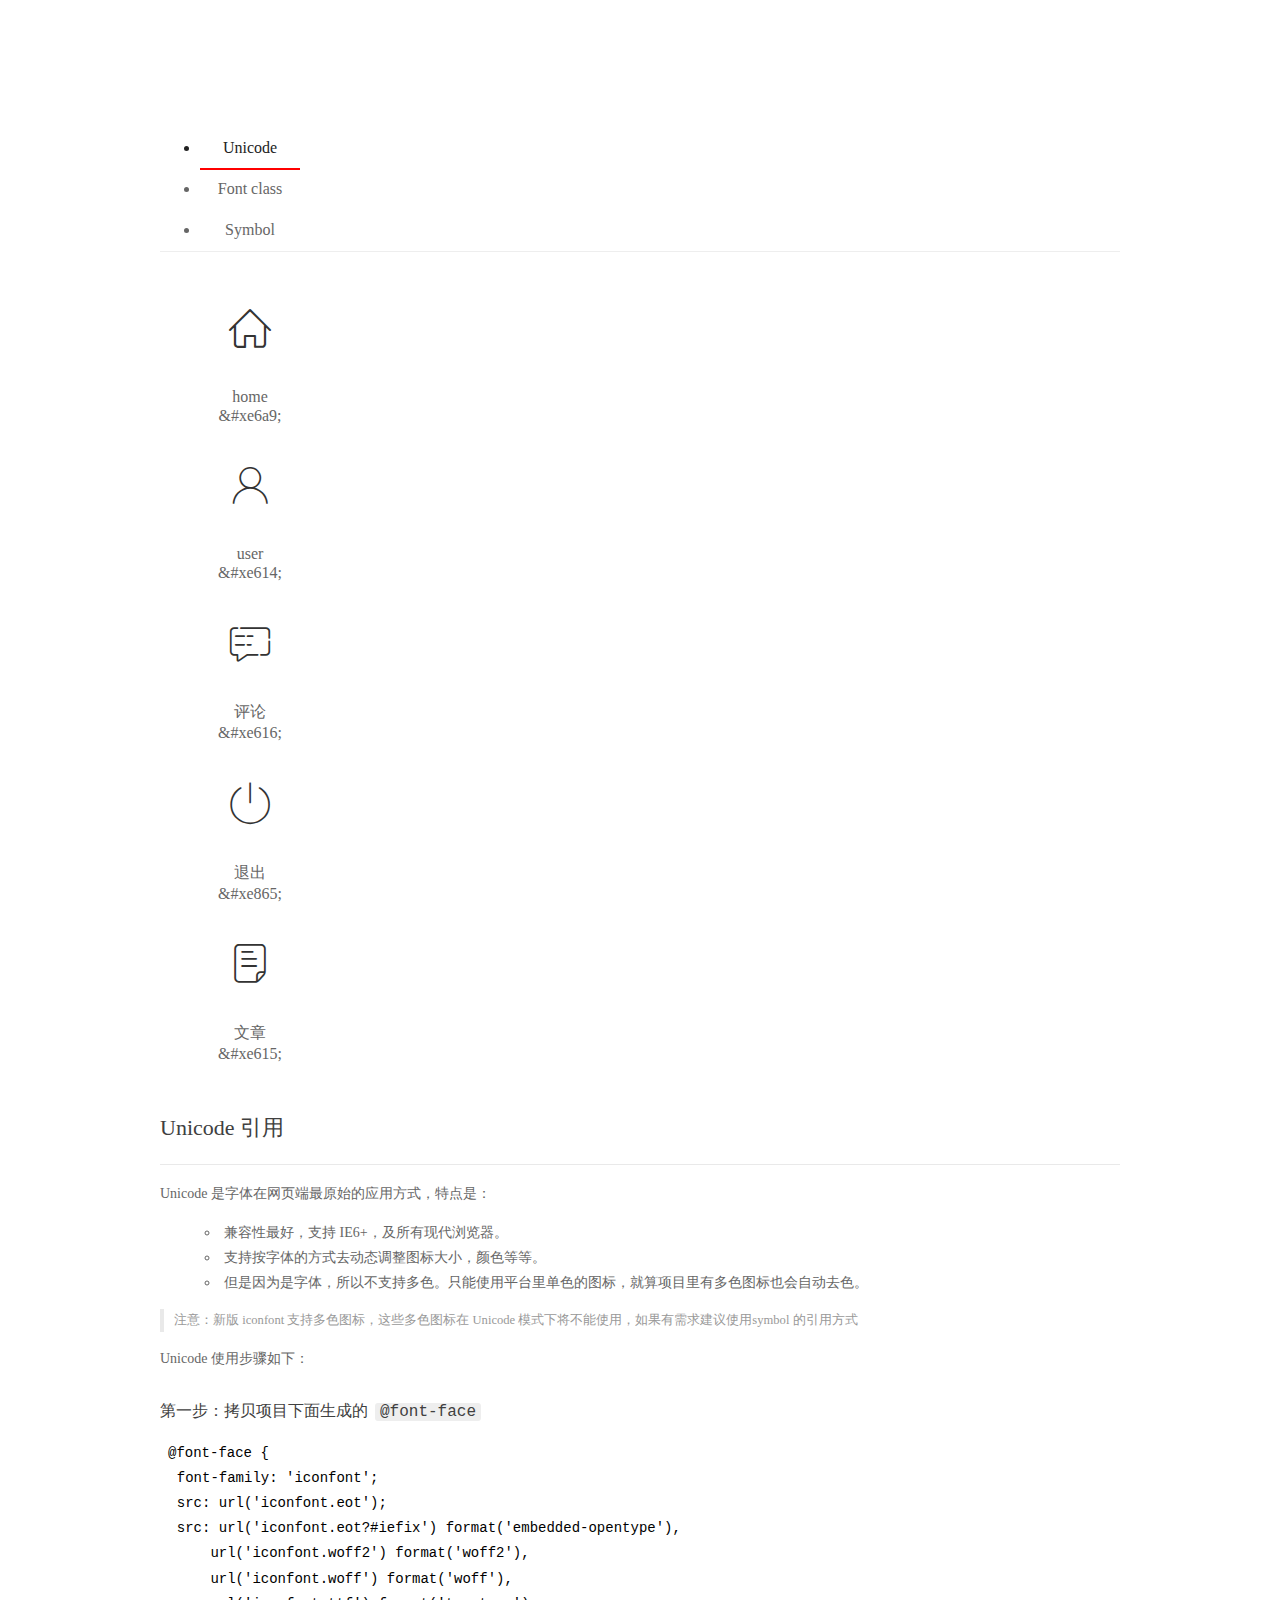
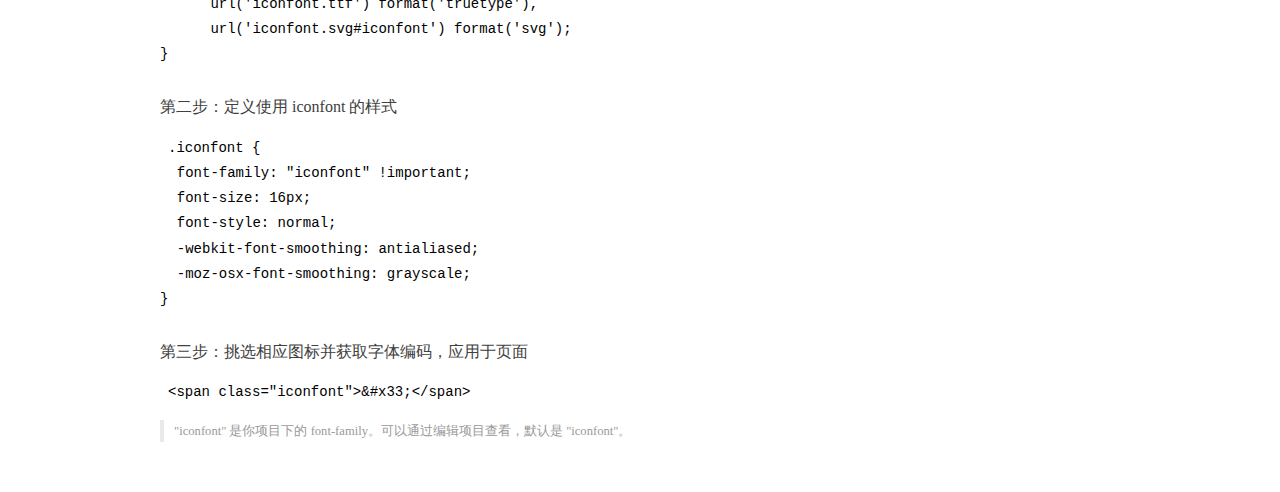
<file: assets/fonts/demo_index.html>
<!DOCTYPE html>
<html>
<head>
  <meta charset="utf-8"/>
  <title>IconFont Demo</title>
  <link rel="shortcut icon" href="https://gtms04.alicdn.com/tps/i4/TB1_oz6GVXXXXaFXpXXJDFnIXXX-64-64.ico" type="image/x-icon"/>
  <link rel="stylesheet" href="https://g.alicdn.com/thx/cube/1.3.2/cube.min.css">
  <link rel="stylesheet" href="demo.css">
  <link rel="stylesheet" href="iconfont.css">
  <script src="iconfont.js"></script>
  <!-- jQuery -->
  <script src="https://a1.alicdn.com/oss/uploads/2018/12/26/7bfddb60-08e8-11e9-9b04-53e73bb6408b.js"></script>
  <!-- 代码高亮 -->
  <script src="https://a1.alicdn.com/oss/uploads/2018/12/26/a3f714d0-08e6-11e9-8a15-ebf944d7534c.js"></script>
</head>
<body>
  <div class="main">
    <h1 class="logo"><a href="https://www.iconfont.cn/" title="iconfont 首页" target="_blank">&#xe86b;</a></h1>
    <div class="nav-tabs">
      <ul id="tabs" class="dib-box">
        <li class="dib active"><span>Unicode</span></li>
        <li class="dib"><span>Font class</span></li>
        <li class="dib"><span>Symbol</span></li>
      </ul>
      
    </div>
    <div class="tab-container">
      <div class="content unicode" style="display: block;">
          <ul class="icon_lists dib-box">
          
            <li class="dib">
              <span class="icon iconfont">&#xe6a9;</span>
                <div class="name">home</div>
                <div class="code-name">&amp;#xe6a9;</div>
              </li>
          
            <li class="dib">
              <span class="icon iconfont">&#xe614;</span>
                <div class="name">user</div>
                <div class="code-name">&amp;#xe614;</div>
              </li>
          
            <li class="dib">
              <span class="icon iconfont">&#xe616;</span>
                <div class="name">评论</div>
                <div class="code-name">&amp;#xe616;</div>
              </li>
          
            <li class="dib">
              <span class="icon iconfont">&#xe865;</span>
                <div class="name">退出</div>
                <div class="code-name">&amp;#xe865;</div>
              </li>
          
            <li class="dib">
              <span class="icon iconfont">&#xe615;</span>
                <div class="name">文章</div>
                <div class="code-name">&amp;#xe615;</div>
              </li>
          
          </ul>
          <div class="article markdown">
          <h2 id="unicode-">Unicode 引用</h2>
          <hr>

          <p>Unicode 是字体在网页端最原始的应用方式，特点是：</p>
          <ul>
            <li>兼容性最好，支持 IE6+，及所有现代浏览器。</li>
            <li>支持按字体的方式去动态调整图标大小，颜色等等。</li>
            <li>但是因为是字体，所以不支持多色。只能使用平台里单色的图标，就算项目里有多色图标也会自动去色。</li>
          </ul>
          <blockquote>
            <p>注意：新版 iconfont 支持多色图标，这些多色图标在 Unicode 模式下将不能使用，如果有需求建议使用symbol 的引用方式</p>
          </blockquote>
          <p>Unicode 使用步骤如下：</p>
          <h3 id="-font-face">第一步：拷贝项目下面生成的 <code>@font-face</code></h3>
<pre><code class="language-css"
>@font-face {
  font-family: 'iconfont';
  src: url('iconfont.eot');
  src: url('iconfont.eot?#iefix') format('embedded-opentype'),
      url('iconfont.woff2') format('woff2'),
      url('iconfont.woff') format('woff'),
      url('iconfont.ttf') format('truetype'),
      url('iconfont.svg#iconfont') format('svg');
}
</code></pre>
          <h3 id="-iconfont-">第二步：定义使用 iconfont 的样式</h3>
<pre><code class="language-css"
>.iconfont {
  font-family: "iconfont" !important;
  font-size: 16px;
  font-style: normal;
  -webkit-font-smoothing: antialiased;
  -moz-osx-font-smoothing: grayscale;
}
</code></pre>
          <h3 id="-">第三步：挑选相应图标并获取字体编码，应用于页面</h3>
<pre>
<code class="language-html"
>&lt;span class="iconfont"&gt;&amp;#x33;&lt;/span&gt;
</code></pre>
          <blockquote>
            <p>"iconfont" 是你项目下的 font-family。可以通过编辑项目查看，默认是 "iconfont"。</p>
          </blockquote>
          </div>
      </div>
      <div class="content font-class">
        <ul class="icon_lists dib-box">
          
          <li class="dib">
            <span class="icon iconfont icon-home"></span>
            <div class="name">
              home
            </div>
            <div class="code-name">.icon-home
            </div>
          </li>
          
          <li class="dib">
            <span class="icon iconfont icon-user"></span>
            <div class="name">
              user
            </div>
            <div class="code-name">.icon-user
            </div>
          </li>
          
          <li class="dib">
            <span class="icon iconfont icon-pinglun"></span>
            <div class="name">
              评论
            </div>
            <div class="code-name">.icon-pinglun
            </div>
          </li>
          
          <li class="dib">
            <span class="icon iconfont icon-tuichu"></span>
            <div class="name">
              退出
            </div>
            <div class="code-name">.icon-tuichu
            </div>
          </li>
          
          <li class="dib">
            <span class="icon iconfont icon-16"></span>
            <div class="name">
              文章
            </div>
            <div class="code-name">.icon-16
            </div>
          </li>
          
        </ul>
        <div class="article markdown">
        <h2 id="font-class-">font-class 引用</h2>
        <hr>

        <p>font-class 是 Unicode 使用方式的一种变种，主要是解决 Unicode 书写不直观，语意不明确的问题。</p>
        <p>与 Unicode 使用方式相比，具有如下特点：</p>
        <ul>
          <li>兼容性良好，支持 IE8+，及所有现代浏览器。</li>
          <li>相比于 Unicode 语意明确，书写更直观。可以很容易分辨这个 icon 是什么。</li>
          <li>因为使用 class 来定义图标，所以当要替换图标时，只需要修改 class 里面的 Unicode 引用。</li>
          <li>不过因为本质上还是使用的字体，所以多色图标还是不支持的。</li>
        </ul>
        <p>使用步骤如下：</p>
        <h3 id="-fontclass-">第一步：引入项目下面生成的 fontclass 代码：</h3>
<pre><code class="language-html">&lt;link rel="stylesheet" href="./iconfont.css"&gt;
</code></pre>
        <h3 id="-">第二步：挑选相应图标并获取类名，应用于页面：</h3>
<pre><code class="language-html">&lt;span class="iconfont icon-xxx"&gt;&lt;/span&gt;
</code></pre>
        <blockquote>
          <p>"
            iconfont" 是你项目下的 font-family。可以通过编辑项目查看，默认是 "iconfont"。</p>
        </blockquote>
      </div>
      </div>
      <div class="content symbol">
          <ul class="icon_lists dib-box">
          
            <li class="dib">
                <svg class="icon svg-icon" aria-hidden="true">
                  <use xlink:href="#icon-home"></use>
                </svg>
                <div class="name">home</div>
                <div class="code-name">#icon-home</div>
            </li>
          
            <li class="dib">
                <svg class="icon svg-icon" aria-hidden="true">
                  <use xlink:href="#icon-user"></use>
                </svg>
                <div class="name">user</div>
                <div class="code-name">#icon-user</div>
            </li>
          
            <li class="dib">
                <svg class="icon svg-icon" aria-hidden="true">
                  <use xlink:href="#icon-pinglun"></use>
                </svg>
                <div class="name">评论</div>
                <div class="code-name">#icon-pinglun</div>
            </li>
          
            <li class="dib">
                <svg class="icon svg-icon" aria-hidden="true">
                  <use xlink:href="#icon-tuichu"></use>
                </svg>
                <div class="name">退出</div>
                <div class="code-name">#icon-tuichu</div>
            </li>
          
            <li class="dib">
                <svg class="icon svg-icon" aria-hidden="true">
                  <use xlink:href="#icon-16"></use>
                </svg>
                <div class="name">文章</div>
                <div class="code-name">#icon-16</div>
            </li>
          
          </ul>
          <div class="article markdown">
          <h2 id="symbol-">Symbol 引用</h2>
          <hr>

          <p>这是一种全新的使用方式，应该说这才是未来的主流，也是平台目前推荐的用法。相关介绍可以参考这篇<a href="">文章</a>
            这种用法其实是做了一个 SVG 的集合，与另外两种相比具有如下特点：</p>
          <ul>
            <li>支持多色图标了，不再受单色限制。</li>
            <li>通过一些技巧，支持像字体那样，通过 <code>font-size</code>, <code>color</code> 来调整样式。</li>
            <li>兼容性较差，支持 IE9+，及现代浏览器。</li>
            <li>浏览器渲染 SVG 的性能一般，还不如 png。</li>
          </ul>
          <p>使用步骤如下：</p>
          <h3 id="-symbol-">第一步：引入项目下面生成的 symbol 代码：</h3>
<pre><code class="language-html">&lt;script src="./iconfont.js"&gt;&lt;/script&gt;
</code></pre>
          <h3 id="-css-">第二步：加入通用 CSS 代码（引入一次就行）：</h3>
<pre><code class="language-html">&lt;style&gt;
.icon {
  width: 1em;
  height: 1em;
  vertical-align: -0.15em;
  fill: currentColor;
  overflow: hidden;
}
&lt;/style&gt;
</code></pre>
          <h3 id="-">第三步：挑选相应图标并获取类名，应用于页面：</h3>
<pre><code class="language-html">&lt;svg class="icon" aria-hidden="true"&gt;
  &lt;use xlink:href="#icon-xxx"&gt;&lt;/use&gt;
&lt;/svg&gt;
</code></pre>
          </div>
      </div>

    </div>
  </div>
  <script>
  $(document).ready(function () {
      $('.tab-container .content:first').show()

      $('#tabs li').click(function (e) {
        var tabContent = $('.tab-container .content')
        var index = $(this).index()

        if ($(this).hasClass('active')) {
          return
        } else {
          $('#tabs li').removeClass('active')
          $(this).addClass('active')

          tabContent.hide().eq(index).fadeIn()
        }
      })
    })
  </script>
</body>
</html>
</file>
<file: assets/fonts/iconfont.css>
@font-face {font-family: "iconfont";
  src: url('iconfont.eot?t=1576139966484'); /* IE9 */
  src: url('iconfont.eot?t=1576139966484#iefix') format('embedded-opentype'), /* IE6-IE8 */
  url('[data-uri]') format('woff2'),
  url('iconfont.woff?t=1576139966484') format('woff'),
  url('iconfont.ttf?t=1576139966484') format('truetype'), /* chrome, firefox, opera, Safari, Android, iOS 4.2+ */
  url('iconfont.svg?t=1576139966484#iconfont') format('svg'); /* iOS 4.1- */
}

.iconfont {
  font-family: "iconfont" !important;
  font-size: 16px;
  font-style: normal;
  -webkit-font-smoothing: antialiased;
  -moz-osx-font-smoothing: grayscale;
}

.icon-home:before {
  content: "\e6a9";
}

.icon-user:before {
  content: "\e614";
}

.icon-pinglun:before {
  content: "\e616";
}

.icon-tuichu:before {
  content: "\e865";
}

.icon-16:before {
  content: "\e615";
}
</file>
<file: assets/lib/layui/css/layui.css>
/** layui-v2.5.5 MIT License By https://www.layui.com */
 .layui-inline,img{display:inline-block;vertical-align:middle}h1,h2,h3,h4,h5,h6{font-weight:400}.layui-edge,.layui-header,.layui-inline,.layui-main{position:relative}.layui-body,.layui-edge,.layui-elip{overflow:hidden}.layui-btn,.layui-edge,.layui-inline,img{vertical-align:middle}.layui-btn,.layui-disabled,.layui-icon,.layui-unselect{-moz-user-select:none;-webkit-user-select:none;-ms-user-select:none}.layui-elip,.layui-form-checkbox span,.layui-form-pane .layui-form-label{text-overflow:ellipsis;white-space:nowrap}.layui-breadcrumb,.layui-tree-btnGroup{visibility:hidden}blockquote,body,button,dd,div,dl,dt,form,h1,h2,h3,h4,h5,h6,input,li,ol,p,pre,td,textarea,th,ul{margin:0;padding:0;-webkit-tap-highlight-color:rgba(0,0,0,0)}a:active,a:hover{outline:0}img{border:none}li{list-style:none}table{border-collapse:collapse;border-spacing:0}h4,h5,h6{font-size:100%}button,input,optgroup,option,select,textarea{font-family:inherit;font-size:inherit;font-style:inherit;font-weight:inherit;outline:0}pre{white-space:pre-wrap;white-space:-moz-pre-wrap;white-space:-pre-wrap;white-space:-o-pre-wrap;word-wrap:break-word}body{line-height:24px;font:14px Helvetica Neue,Helvetica,PingFang SC,Tahoma,Arial,sans-serif}hr{height:1px;margin:10px 0;border:0;clear:both}a{color:#333;text-decoration:none}a:hover{color:#777}a cite{font-style:normal;*cursor:pointer}.layui-border-box,.layui-border-box *{box-sizing:border-box}.layui-box,.layui-box *{box-sizing:content-box}.layui-clear{clear:both;*zoom:1}.layui-clear:after{content:'\20';clear:both;*zoom:1;display:block;height:0}.layui-inline{*display:inline;*zoom:1}.layui-edge{display:inline-block;width:0;height:0;border-width:6px;border-style:dashed;border-color:transparent}.layui-edge-top{top:-4px;border-bottom-color:#999;border-bottom-style:solid}.layui-edge-right{border-left-color:#999;border-left-style:solid}.layui-edge-bottom{top:2px;border-top-color:#999;border-top-style:solid}.layui-edge-left{border-right-color:#999;border-right-style:solid}.layui-disabled,.layui-disabled:hover{color:#d2d2d2!important;cursor:not-allowed!important}.layui-circle{border-radius:100%}.layui-show{display:block!important}.layui-hide{display:none!important}@font-face{font-family:layui-icon;src:url(../font/iconfont.eot?v=250);src:url(../font/iconfont.eot?v=250#iefix) format('embedded-opentype'),url(../font/iconfont.woff2?v=250) format('woff2'),url(../font/iconfont.woff?v=250) format('woff'),url(../font/iconfont.ttf?v=250) format('truetype'),url(../font/iconfont.svg?v=250#layui-icon) format('svg')}.layui-icon{font-family:layui-icon!important;font-size:16px;font-style:normal;-webkit-font-smoothing:antialiased;-moz-osx-font-smoothing:grayscale}.layui-icon-reply-fill:before{content:"\e611"}.layui-icon-set-fill:before{content:"\e614"}.layui-icon-menu-fill:before{content:"\e60f"}.layui-icon-search:before{content:"\e615"}.layui-icon-share:before{content:"\e641"}.layui-icon-set-sm:before{content:"\e620"}.layui-icon-engine:before{content:"\e628"}.layui-icon-close:before{content:"\1006"}.layui-icon-close-fill:before{content:"\1007"}.layui-icon-chart-screen:before{content:"\e629"}.layui-icon-star:before{content:"\e600"}.layui-icon-circle-dot:before{content:"\e617"}.layui-icon-chat:before{content:"\e606"}.layui-icon-release:before{content:"\e609"}.layui-icon-list:before{content:"\e60a"}.layui-icon-chart:before{content:"\e62c"}.layui-icon-ok-circle:before{content:"\1005"}.layui-icon-layim-theme:before{content:"\e61b"}.layui-icon-table:before{content:"\e62d"}.layui-icon-right:before{content:"\e602"}.layui-icon-left:before{content:"\e603"}.layui-icon-cart-simple:before{content:"\e698"}.layui-icon-face-cry:before{content:"\e69c"}.layui-icon-face-smile:before{content:"\e6af"}.layui-icon-survey:before{content:"\e6b2"}.layui-icon-tree:before{content:"\e62e"}.layui-icon-upload-circle:before{content:"\e62f"}.layui-icon-add-circle:before{content:"\e61f"}.layui-icon-download-circle:before{content:"\e601"}.layui-icon-templeate-1:before{content:"\e630"}.layui-icon-util:before{content:"\e631"}.layui-icon-face-surprised:before{content:"\e664"}.layui-icon-edit:before{content:"\e642"}.layui-icon-speaker:before{content:"\e645"}.layui-icon-down:before{content:"\e61a"}.layui-icon-file:before{content:"\e621"}.layui-icon-layouts:before{content:"\e632"}.layui-icon-rate-half:before{content:"\e6c9"}.layui-icon-add-circle-fine:before{content:"\e608"}.layui-icon-prev-circle:before{content:"\e633"}.layui-icon-read:before{content:"\e705"}.layui-icon-404:before{content:"\e61c"}.layui-icon-carousel:before{content:"\e634"}.layui-icon-help:before{content:"\e607"}.layui-icon-code-circle:before{content:"\e635"}.layui-icon-water:before{content:"\e636"}.layui-icon-username:before{content:"\e66f"}.layui-icon-find-fill:before{content:"\e670"}.layui-icon-about:before{content:"\e60b"}.layui-icon-location:before{content:"\e715"}.layui-icon-up:before{content:"\e619"}.layui-icon-pause:before{content:"\e651"}.layui-icon-date:before{content:"\e637"}.layui-icon-layim-uploadfile:before{content:"\e61d"}.layui-icon-delete:before{content:"\e640"}.layui-icon-play:before{content:"\e652"}.layui-icon-top:before{content:"\e604"}.layui-icon-friends:before{content:"\e612"}.layui-icon-refresh-3:before{content:"\e9aa"}.layui-icon-ok:before{content:"\e605"}.layui-icon-layer:before{content:"\e638"}.layui-icon-face-smile-fine:before{content:"\e60c"}.layui-icon-dollar:before{content:"\e659"}.layui-icon-group:before{content:"\e613"}.layui-icon-layim-download:before{content:"\e61e"}.layui-icon-picture-fine:before{content:"\e60d"}.layui-icon-link:before{content:"\e64c"}.layui-icon-diamond:before{content:"\e735"}.layui-icon-log:before{content:"\e60e"}.layui-icon-rate-solid:before{content:"\e67a"}.layui-icon-fonts-del:before{content:"\e64f"}.layui-icon-unlink:before{content:"\e64d"}.layui-icon-fonts-clear:before{content:"\e639"}.layui-icon-triangle-r:before{content:"\e623"}.layui-icon-circle:before{content:"\e63f"}.layui-icon-radio:before{content:"\e643"}.layui-icon-align-center:before{content:"\e647"}.layui-icon-align-right:before{content:"\e648"}.layui-icon-align-left:before{content:"\e649"}.layui-icon-loading-1:before{content:"\e63e"}.layui-icon-return:before{content:"\e65c"}.layui-icon-fonts-strong:before{content:"\e62b"}.layui-icon-upload:before{content:"\e67c"}.layui-icon-dialogue:before{content:"\e63a"}.layui-icon-video:before{content:"\e6ed"}.layui-icon-headset:before{content:"\e6fc"}.layui-icon-cellphone-fine:before{content:"\e63b"}.layui-icon-add-1:before{content:"\e654"}.layui-icon-face-smile-b:before{content:"\e650"}.layui-icon-fonts-html:before{content:"\e64b"}.layui-icon-form:before{content:"\e63c"}.layui-icon-cart:before{content:"\e657"}.layui-icon-camera-fill:before{content:"\e65d"}.layui-icon-tabs:before{content:"\e62a"}.layui-icon-fonts-code:before{content:"\e64e"}.layui-icon-fire:before{content:"\e756"}.layui-icon-set:before{content:"\e716"}.layui-icon-fonts-u:before{content:"\e646"}.layui-icon-triangle-d:before{content:"\e625"}.layui-icon-tips:before{content:"\e702"}.layui-icon-picture:before{content:"\e64a"}.layui-icon-more-vertical:before{content:"\e671"}.layui-icon-flag:before{content:"\e66c"}.layui-icon-loading:before{content:"\e63d"}.layui-icon-fonts-i:before{content:"\e644"}.layui-icon-refresh-1:before{content:"\e666"}.layui-icon-rmb:before{content:"\e65e"}.layui-icon-home:before{content:"\e68e"}.layui-icon-user:before{content:"\e770"}.layui-icon-notice:before{content:"\e667"}.layui-icon-login-weibo:before{content:"\e675"}.layui-icon-voice:before{content:"\e688"}.layui-icon-upload-drag:before{content:"\e681"}.layui-icon-login-qq:before{content:"\e676"}.layui-icon-snowflake:before{content:"\e6b1"}.layui-icon-file-b:before{content:"\e655"}.layui-icon-template:before{content:"\e663"}.layui-icon-auz:before{content:"\e672"}.layui-icon-console:before{content:"\e665"}.layui-icon-app:before{content:"\e653"}.layui-icon-prev:before{content:"\e65a"}.layui-icon-website:before{content:"\e7ae"}.layui-icon-next:before{content:"\e65b"}.layui-icon-component:before{content:"\e857"}.layui-icon-more:before{content:"\e65f"}.layui-icon-login-wechat:before{content:"\e677"}.layui-icon-shrink-right:before{content:"\e668"}.layui-icon-spread-left:before{content:"\e66b"}.layui-icon-camera:before{content:"\e660"}.layui-icon-note:before{content:"\e66e"}.layui-icon-refresh:before{content:"\e669"}.layui-icon-female:before{content:"\e661"}.layui-icon-male:before{content:"\e662"}.layui-icon-password:before{content:"\e673"}.layui-icon-senior:before{content:"\e674"}.layui-icon-theme:before{content:"\e66a"}.layui-icon-tread:before{content:"\e6c5"}.layui-icon-praise:before{content:"\e6c6"}.layui-icon-star-fill:before{content:"\e658"}.layui-icon-rate:before{content:"\e67b"}.layui-icon-template-1:before{content:"\e656"}.layui-icon-vercode:before{content:"\e679"}.layui-icon-cellphone:before{content:"\e678"}.layui-icon-screen-full:before{content:"\e622"}.layui-icon-screen-restore:before{content:"\e758"}.layui-icon-cols:before{content:"\e610"}.layui-icon-export:before{content:"\e67d"}.layui-icon-print:before{content:"\e66d"}.layui-icon-slider:before{content:"\e714"}.layui-icon-addition:before{content:"\e624"}.layui-icon-subtraction:before{content:"\e67e"}.layui-icon-service:before{content:"\e626"}.layui-icon-transfer:before{content:"\e691"}.layui-main{width:1140px;margin:0 auto}.layui-header{z-index:1000;height:60px}.layui-header a:hover{transition:all .5s;-webkit-transition:all .5s}.layui-side{position:fixed;left:0;top:0;bottom:0;z-index:999;width:200px;overflow-x:hidden}.layui-side-scroll{position:relative;width:220px;height:100%;overflow-x:hidden}.layui-body{position:absolute;left:200px;right:0;top:0;bottom:0;z-index:998;width:auto;overflow-y:auto;box-sizing:border-box}.layui-layout-body{overflow:hidden}.layui-layout-admin .layui-header{background-color:#23262E}.layui-layout-admin .layui-side{top:60px;width:200px;overflow-x:hidden}.layui-layout-admin .layui-body{position:fixed;top:60px;bottom:44px}.layui-layout-admin .layui-main{width:auto;margin:0 15px}.layui-layout-admin .layui-footer{position:fixed;left:200px;right:0;bottom:0;height:44px;line-height:44px;padding:0 15px;background-color:#eee}.layui-layout-admin .layui-logo{position:absolute;left:0;top:0;width:200px;height:100%;line-height:60px;text-align:center;color:#009688;font-size:16px}.layui-layout-admin .layui-header .layui-nav{background:0 0}.layui-layout-left{position:absolute!important;left:200px;top:0}.layui-layout-right{position:absolute!important;right:0;top:0}.layui-container{position:relative;margin:0 auto;padding:0 15px;box-sizing:border-box}.layui-fluid{position:relative;margin:0 auto;padding:0 15px}.layui-row:after,.layui-row:before{content:'';display:block;clear:both}.layui-col-lg1,.layui-col-lg10,.layui-col-lg11,.layui-col-lg12,.layui-col-lg2,.layui-col-lg3,.layui-col-lg4,.layui-col-lg5,.layui-col-lg6,.layui-col-lg7,.layui-col-lg8,.layui-col-lg9,.layui-col-md1,.layui-col-md10,.layui-col-md11,.layui-col-md12,.layui-col-md2,.layui-col-md3,.layui-col-md4,.layui-col-md5,.layui-col-md6,.layui-col-md7,.layui-col-md8,.layui-col-md9,.layui-col-sm1,.layui-col-sm10,.layui-col-sm11,.layui-col-sm12,.layui-col-sm2,.layui-col-sm3,.layui-col-sm4,.layui-col-sm5,.layui-col-sm6,.layui-col-sm7,.layui-col-sm8,.layui-col-sm9,.layui-col-xs1,.layui-col-xs10,.layui-col-xs11,.layui-col-xs12,.layui-col-xs2,.layui-col-xs3,.layui-col-xs4,.layui-col-xs5,.layui-col-xs6,.layui-col-xs7,.layui-col-xs8,.layui-col-xs9{position:relative;display:block;box-sizing:border-box}.layui-col-xs1,.layui-col-xs10,.layui-col-xs11,.layui-col-xs12,.layui-col-xs2,.layui-col-xs3,.layui-col-xs4,.layui-col-xs5,.layui-col-xs6,.layui-col-xs7,.layui-col-xs8,.layui-col-xs9{float:left}.layui-col-xs1{width:8.33333333%}.layui-col-xs2{width:16.66666667%}.layui-col-xs3{width:25%}.layui-col-xs4{width:33.33333333%}.layui-col-xs5{width:41.66666667%}.layui-col-xs6{width:50%}.layui-col-xs7{width:58.33333333%}.layui-col-xs8{width:66.66666667%}.layui-col-xs9{width:75%}.layui-col-xs10{width:83.33333333%}.layui-col-xs11{width:91.66666667%}.layui-col-xs12{width:100%}.layui-col-xs-offset1{margin-left:8.33333333%}.layui-col-xs-offset2{margin-left:16.66666667%}.layui-col-xs-offset3{margin-left:25%}.layui-col-xs-offset4{margin-left:33.33333333%}.layui-col-xs-offset5{margin-left:41.66666667%}.layui-col-xs-offset6{margin-left:50%}.layui-col-xs-offset7{margin-left:58.33333333%}.layui-col-xs-offset8{margin-left:66.66666667%}.layui-col-xs-offset9{margin-left:75%}.layui-col-xs-offset10{margin-left:83.33333333%}.layui-col-xs-offset11{margin-left:91.66666667%}.layui-col-xs-offset12{margin-left:100%}@media screen and (max-width:768px){.layui-hide-xs{display:none!important}.layui-show-xs-block{display:block!important}.layui-show-xs-inline{display:inline!important}.layui-show-xs-inline-block{display:inline-block!important}}@media screen and (min-width:768px){.layui-container{width:750px}.layui-hide-sm{display:none!important}.layui-show-sm-block{display:block!important}.layui-show-sm-inline{display:inline!important}.layui-show-sm-inline-block{display:inline-block!important}.layui-col-sm1,.layui-col-sm10,.layui-col-sm11,.layui-col-sm12,.layui-col-sm2,.layui-col-sm3,.layui-col-sm4,.layui-col-sm5,.layui-col-sm6,.layui-col-sm7,.layui-col-sm8,.layui-col-sm9{float:left}.layui-col-sm1{width:8.33333333%}.layui-col-sm2{width:16.66666667%}.layui-col-sm3{width:25%}.layui-col-sm4{width:33.33333333%}.layui-col-sm5{width:41.66666667%}.layui-col-sm6{width:50%}.layui-col-sm7{width:58.33333333%}.layui-col-sm8{width:66.66666667%}.layui-col-sm9{width:75%}.layui-col-sm10{width:83.33333333%}.layui-col-sm11{width:91.66666667%}.layui-col-sm12{width:100%}.layui-col-sm-offset1{margin-left:8.33333333%}.layui-col-sm-offset2{margin-left:16.66666667%}.layui-col-sm-offset3{margin-left:25%}.layui-col-sm-offset4{margin-left:33.33333333%}.layui-col-sm-offset5{margin-left:41.66666667%}.layui-col-sm-offset6{margin-left:50%}.layui-col-sm-offset7{margin-left:58.33333333%}.layui-col-sm-offset8{margin-left:66.66666667%}.layui-col-sm-offset9{margin-left:75%}.layui-col-sm-offset10{margin-left:83.33333333%}.layui-col-sm-offset11{margin-left:91.66666667%}.layui-col-sm-offset12{margin-left:100%}}@media screen and (min-width:992px){.layui-container{width:970px}.layui-hide-md{display:none!important}.layui-show-md-block{display:block!important}.layui-show-md-inline{display:inline!important}.layui-show-md-inline-block{display:inline-block!important}.layui-col-md1,.layui-col-md10,.layui-col-md11,.layui-col-md12,.layui-col-md2,.layui-col-md3,.layui-col-md4,.layui-col-md5,.layui-col-md6,.layui-col-md7,.layui-col-md8,.layui-col-md9{float:left}.layui-col-md1{width:8.33333333%}.layui-col-md2{width:16.66666667%}.layui-col-md3{width:25%}.layui-col-md4{width:33.33333333%}.layui-col-md5{width:41.66666667%}.layui-col-md6{width:50%}.layui-col-md7{width:58.33333333%}.layui-col-md8{width:66.66666667%}.layui-col-md9{width:75%}.layui-col-md10{width:83.33333333%}.layui-col-md11{width:91.66666667%}.layui-col-md12{width:100%}.layui-col-md-offset1{margin-left:8.33333333%}.layui-col-md-offset2{margin-left:16.66666667%}.layui-col-md-offset3{margin-left:25%}.layui-col-md-offset4{margin-left:33.33333333%}.layui-col-md-offset5{margin-left:41.66666667%}.layui-col-md-offset6{margin-left:50%}.layui-col-md-offset7{margin-left:58.33333333%}.layui-col-md-offset8{margin-left:66.66666667%}.layui-col-md-offset9{margin-left:75%}.layui-col-md-offset10{margin-left:83.33333333%}.layui-col-md-offset11{margin-left:91.66666667%}.layui-col-md-offset12{margin-left:100%}}@media screen and (min-width:1200px){.layui-container{width:1170px}.layui-hide-lg{display:none!important}.layui-show-lg-block{display:block!important}.layui-show-lg-inline{display:inline!important}.layui-show-lg-inline-block{display:inline-block!important}.layui-col-lg1,.layui-col-lg10,.layui-col-lg11,.layui-col-lg12,.layui-col-lg2,.layui-col-lg3,.layui-col-lg4,.layui-col-lg5,.layui-col-lg6,.layui-col-lg7,.layui-col-lg8,.layui-col-lg9{float:left}.layui-col-lg1{width:8.33333333%}.layui-col-lg2{width:16.66666667%}.layui-col-lg3{width:25%}.layui-col-lg4{width:33.33333333%}.layui-col-lg5{width:41.66666667%}.layui-col-lg6{width:50%}.layui-col-lg7{width:58.33333333%}.layui-col-lg8{width:66.66666667%}.layui-col-lg9{width:75%}.layui-col-lg10{width:83.33333333%}.layui-col-lg11{width:91.66666667%}.layui-col-lg12{width:100%}.layui-col-lg-offset1{margin-left:8.33333333%}.layui-col-lg-offset2{margin-left:16.66666667%}.layui-col-lg-offset3{margin-left:25%}.layui-col-lg-offset4{margin-left:33.33333333%}.layui-col-lg-offset5{margin-left:41.66666667%}.layui-col-lg-offset6{margin-left:50%}.layui-col-lg-offset7{margin-left:58.33333333%}.layui-col-lg-offset8{margin-left:66.66666667%}.layui-col-lg-offset9{margin-left:75%}.layui-col-lg-offset10{margin-left:83.33333333%}.layui-col-lg-offset11{margin-left:91.66666667%}.layui-col-lg-offset12{margin-left:100%}}.layui-col-space1{margin:-.5px}.layui-col-space1>*{padding:.5px}.layui-col-space3{margin:-1.5px}.layui-col-space3>*{padding:1.5px}.layui-col-space5{margin:-2.5px}.layui-col-space5>*{padding:2.5px}.layui-col-space8{margin:-3.5px}.layui-col-space8>*{padding:3.5px}.layui-col-space10{margin:-5px}.layui-col-space10>*{padding:5px}.layui-col-space12{margin:-6px}.layui-col-space12>*{padding:6px}.layui-col-space15{margin:-7.5px}.layui-col-space15>*{padding:7.5px}.layui-col-space18{margin:-9px}.layui-col-space18>*{padding:9px}.layui-col-space20{margin:-10px}.layui-col-space20>*{padding:10px}.layui-col-space22{margin:-11px}.layui-col-space22>*{padding:11px}.layui-col-space25{margin:-12.5px}.layui-col-space25>*{padding:12.5px}.layui-col-space30{margin:-15px}.layui-col-space30>*{padding:15px}.layui-btn,.layui-input,.layui-select,.layui-textarea,.layui-upload-button{outline:0;-webkit-appearance:none;transition:all .3s;-webkit-transition:all .3s;box-sizing:border-box}.layui-elem-quote{margin-bottom:10px;padding:15px;line-height:22px;border-left:5px solid #009688;border-radius:0 2px 2px 0;background-color:#f2f2f2}.layui-quote-nm{border-style:solid;border-width:1px 1px 1px 5px;background:0 0}.layui-elem-field{margin-bottom:10px;padding:0;border-width:1px;border-style:solid}.layui-elem-field legend{margin-left:20px;padding:0 10px;font-size:20px;font-weight:300}.layui-field-title{margin:10px 0 20px;border-width:1px 0 0}.layui-field-box{padding:10px 15px}.layui-field-title .layui-field-box{padding:10px 0}.layui-progress{position:relative;height:6px;border-radius:20px;background-color:#e2e2e2}.layui-progress-bar{position:absolute;left:0;top:0;width:0;max-width:100%;height:6px;border-radius:20px;text-align:right;background-color:#5FB878;transition:all .3s;-webkit-transition:all .3s}.layui-progress-big,.layui-progress-big .layui-progress-bar{height:18px;line-height:18px}.layui-progress-text{position:relative;top:-20px;line-height:18px;font-size:12px;color:#666}.layui-progress-big .layui-progress-text{position:static;padding:0 10px;color:#fff}.layui-collapse{border-width:1px;border-style:solid;border-radius:2px}.layui-colla-content,.layui-colla-item{border-top-width:1px;border-top-style:solid}.layui-colla-item:first-child{border-top:none}.layui-colla-title{position:relative;height:42px;line-height:42px;padding:0 15px 0 35px;color:#333;background-color:#f2f2f2;cursor:pointer;font-size:14px;overflow:hidden}.layui-colla-content{display:none;padding:10px 15px;line-height:22px;color:#666}.layui-colla-icon{position:absolute;left:15px;top:0;font-size:14px}.layui-card{margin-bottom:15px;border-radius:2px;background-color:#fff;box-shadow:0 1px 2px 0 rgba(0,0,0,.05)}.layui-card:last-child{margin-bottom:0}.layui-card-header{position:relative;height:42px;line-height:42px;padding:0 15px;border-bottom:1px solid #f6f6f6;color:#333;border-radius:2px 2px 0 0;font-size:14px}.layui-bg-black,.layui-bg-blue,.layui-bg-cyan,.layui-bg-green,.layui-bg-orange,.layui-bg-red{color:#fff!important}.layui-card-body{position:relative;padding:10px 15px;line-height:24px}.layui-card-body[pad15]{padding:15px}.layui-card-body[pad20]{padding:20px}.layui-card-body .layui-table{margin:5px 0}.layui-card .layui-tab{margin:0}.layui-panel-window{position:relative;padding:15px;border-radius:0;border-top:5px solid #E6E6E6;background-color:#fff}.layui-auxiliar-moving{position:fixed;left:0;right:0;top:0;bottom:0;width:100%;height:100%;background:0 0;z-index:9999999999}.layui-form-label,.layui-form-mid,.layui-form-select,.layui-input-block,.layui-input-inline,.layui-textarea{position:relative}.layui-bg-red{background-color:#FF5722!important}.layui-bg-orange{background-color:#FFB800!important}.layui-bg-green{background-color:#009688!important}.layui-bg-cyan{background-color:#2F4056!important}.layui-bg-blue{background-color:#1E9FFF!important}.layui-bg-black{background-color:#393D49!important}.layui-bg-gray{background-color:#eee!important;color:#666!important}.layui-badge-rim,.layui-colla-content,.layui-colla-item,.layui-collapse,.layui-elem-field,.layui-form-pane .layui-form-item[pane],.layui-form-pane .layui-form-label,.layui-input,.layui-layedit,.layui-layedit-tool,.layui-quote-nm,.layui-select,.layui-tab-bar,.layui-tab-card,.layui-tab-title,.layui-tab-title .layui-this:after,.layui-textarea{border-color:#e6e6e6}.layui-timeline-item:before,hr{background-color:#e6e6e6}.layui-text{line-height:22px;font-size:14px;color:#666}.layui-text h1,.layui-text h2,.layui-text h3{font-weight:500;color:#333}.layui-text h1{font-size:30px}.layui-text h2{font-size:24px}.layui-text h3{font-size:18px}.layui-text a:not(.layui-btn){color:#01AAED}.layui-text a:not(.layui-btn):hover{text-decoration:underline}.layui-text ul{padding:5px 0 5px 15px}.layui-text ul li{margin-top:5px;list-style-type:disc}.layui-text em,.layui-word-aux{color:#999!important;padding:0 5px!important}.layui-btn{display:inline-block;height:38px;line-height:38px;padding:0 18px;background-color:#009688;color:#fff;white-space:nowrap;text-align:center;font-size:14px;border:none;border-radius:2px;cursor:pointer}.layui-btn:hover{opacity:.8;filter:alpha(opacity=80);color:#fff}.layui-btn:active{opacity:1;filter:alpha(opacity=100)}.layui-btn+.layui-btn{margin-left:10px}.layui-btn-container{font-size:0}.layui-btn-container .layui-btn{margin-right:10px;margin-bottom:10px}.layui-btn-container .layui-btn+.layui-btn{margin-left:0}.layui-table .layui-btn-container .layui-btn{margin-bottom:9px}.layui-btn-radius{border-radius:100px}.layui-btn .layui-icon{margin-right:3px;font-size:18px;vertical-align:bottom;vertical-align:middle\9}.layui-btn-primary{border:1px solid #C9C9C9;background-color:#fff;color:#555}.layui-btn-primary:hover{border-color:#009688;color:#333}.layui-btn-normal{background-color:#1E9FFF}.layui-btn-warm{background-color:#FFB800}.layui-btn-danger{background-color:#FF5722}.layui-btn-checked{background-color:#5FB878}.layui-btn-disabled,.layui-btn-disabled:active,.layui-btn-disabled:hover{border:1px solid #e6e6e6;background-color:#FBFBFB;color:#C9C9C9;cursor:not-allowed;opacity:1}.layui-btn-lg{height:44px;line-height:44px;padding:0 25px;font-size:16px}.layui-btn-sm{height:30px;line-height:30px;padding:0 10px;font-size:12px}.layui-btn-sm i{font-size:16px!important}.layui-btn-xs{height:22px;line-height:22px;padding:0 5px;font-size:12px}.layui-btn-xs i{font-size:14px!important}.layui-btn-group{display:inline-block;vertical-align:middle;font-size:0}.layui-btn-group .layui-btn{margin-left:0!important;margin-right:0!important;border-left:1px solid rgba(255,255,255,.5);border-radius:0}.layui-btn-group .layui-btn-primary{border-left:none}.layui-btn-group .layui-btn-primary:hover{border-color:#C9C9C9;color:#009688}.layui-btn-group .layui-btn:first-child{border-left:none;border-radius:2px 0 0 2px}.layui-btn-group .layui-btn-primary:first-child{border-left:1px solid #c9c9c9}.layui-btn-group .layui-btn:last-child{border-radius:0 2px 2px 0}.layui-btn-group .layui-btn+.layui-btn{margin-left:0}.layui-btn-group+.layui-btn-group{margin-left:10px}.layui-btn-fluid{width:100%}.layui-input,.layui-select,.layui-textarea{height:38px;line-height:1.3;line-height:38px\9;border-width:1px;border-style:solid;background-color:#fff;border-radius:2px}.layui-input::-webkit-input-placeholder,.layui-select::-webkit-input-placeholder,.layui-textarea::-webkit-input-placeholder{line-height:1.3}.layui-input,.layui-textarea{display:block;width:100%;padding-left:10px}.layui-input:hover,.layui-textarea:hover{border-color:#D2D2D2!important}.layui-input:focus,.layui-textarea:focus{border-color:#C9C9C9!important}.layui-textarea{min-height:100px;height:auto;line-height:20px;padding:6px 10px;resize:vertical}.layui-select{padding:0 10px}.layui-form input[type=checkbox],.layui-form input[type=radio],.layui-form select{display:none}.layui-form [lay-ignore]{display:initial}.layui-form-item{margin-bottom:15px;clear:both;*zoom:1}.layui-form-item:after{content:'\20';clear:both;*zoom:1;display:block;height:0}.layui-form-label{float:left;display:block;padding:9px 15px;width:80px;font-weight:400;line-height:20px;text-align:right}.layui-form-label-col{display:block;float:none;padding:9px 0;line-height:20px;text-align:left}.layui-form-item .layui-inline{margin-bottom:5px;margin-right:10px}.layui-input-block{margin-left:110px;min-height:36px}.layui-input-inline{display:inline-block;vertical-align:middle}.layui-form-item .layui-input-inline{float:left;width:190px;margin-right:10px}.layui-form-text .layui-input-inline{width:auto}.layui-form-mid{float:left;display:block;padding:9px 0!important;line-height:20px;margin-right:10px}.layui-form-danger+.layui-form-select .layui-input,.layui-form-danger:focus{border-color:#FF5722!important}.layui-form-select .layui-input{padding-right:30px;cursor:pointer}.layui-form-select .layui-edge{position:absolute;right:10px;top:50%;margin-top:-3px;cursor:pointer;border-width:6px;border-top-color:#c2c2c2;border-top-style:solid;transition:all .3s;-webkit-transition:all .3s}.layui-form-select dl{display:none;position:absolute;left:0;top:42px;padding:5px 0;z-index:899;min-width:100%;border:1px solid #d2d2d2;max-height:300px;overflow-y:auto;background-color:#fff;border-radius:2px;box-shadow:0 2px 4px rgba(0,0,0,.12);box-sizing:border-box}.layui-form-select dl dd,.layui-form-select dl dt{padding:0 10px;line-height:36px;white-space:nowrap;overflow:hidden;text-overflow:ellipsis}.layui-form-select dl dt{font-size:12px;color:#999}.layui-form-select dl dd{cursor:pointer}.layui-form-select dl dd:hover{background-color:#f2f2f2;-webkit-transition:.5s all;transition:.5s all}.layui-form-select .layui-select-group dd{padding-left:20px}.layui-form-select dl dd.layui-select-tips{padding-left:10px!important;color:#999}.layui-form-select dl dd.layui-this{background-color:#5FB878;color:#fff}.layui-form-checkbox,.layui-form-select dl dd.layui-disabled{background-color:#fff}.layui-form-selected dl{display:block}.layui-form-checkbox,.layui-form-checkbox *,.layui-form-switch{display:inline-block;vertical-align:middle}.layui-form-selected .layui-edge{margin-top:-9px;-webkit-transform:rotate(180deg);transform:rotate(180deg);margin-top:-3px\9}:root .layui-form-selected .layui-edge{margin-top:-9px\0/IE9}.layui-form-selectup dl{top:auto;bottom:42px}.layui-select-none{margin:5px 0;text-align:center;color:#999}.layui-select-disabled .layui-disabled{border-color:#eee!important}.layui-select-disabled .layui-edge{border-top-color:#d2d2d2}.layui-form-checkbox{position:relative;height:30px;line-height:30px;margin-right:10px;padding-right:30px;cursor:pointer;font-size:0;-webkit-transition:.1s linear;transition:.1s linear;box-sizing:border-box}.layui-form-checkbox span{padding:0 10px;height:100%;font-size:14px;border-radius:2px 0 0 2px;background-color:#d2d2d2;color:#fff;overflow:hidden}.layui-form-checkbox:hover span{background-color:#c2c2c2}.layui-form-checkbox i{position:absolute;right:0;top:0;width:30px;height:28px;border:1px solid #d2d2d2;border-left:none;border-radius:0 2px 2px 0;color:#fff;font-size:20px;text-align:center}.layui-form-checkbox:hover i{border-color:#c2c2c2;color:#c2c2c2}.layui-form-checked,.layui-form-checked:hover{border-color:#5FB878}.layui-form-checked span,.layui-form-checked:hover span{background-color:#5FB878}.layui-form-checked i,.layui-form-checked:hover i{color:#5FB878}.layui-form-item .layui-form-checkbox{margin-top:4px}.layui-form-checkbox[lay-skin=primary]{height:auto!important;line-height:normal!important;min-width:18px;min-height:18px;border:none!important;margin-right:0;padding-left:28px;padding-right:0;background:0 0}.layui-form-checkbox[lay-skin=primary] span{padding-left:0;padding-right:15px;line-height:18px;background:0 0;color:#666}.layui-form-checkbox[lay-skin=primary] i{right:auto;left:0;width:16px;height:16px;line-height:16px;border:1px solid #d2d2d2;font-size:12px;border-radius:2px;background-color:#fff;-webkit-transition:.1s linear;transition:.1s linear}.layui-form-checkbox[lay-skin=primary]:hover i{border-color:#5FB878;color:#fff}.layui-form-checked[lay-skin=primary] i{border-color:#5FB878!important;background-color:#5FB878;color:#fff}.layui-checkbox-disbaled[lay-skin=primary] span{background:0 0!important;color:#c2c2c2}.layui-checkbox-disbaled[lay-skin=primary]:hover i{border-color:#d2d2d2}.layui-form-item .layui-form-checkbox[lay-skin=primary]{margin-top:10px}.layui-form-switch{position:relative;height:22px;line-height:22px;min-width:35px;padding:0 5px;margin-top:8px;border:1px solid #d2d2d2;border-radius:20px;cursor:pointer;background-color:#fff;-webkit-transition:.1s linear;transition:.1s linear}.layui-form-switch i{position:absolute;left:5px;top:3px;width:16px;height:16px;border-radius:20px;background-color:#d2d2d2;-webkit-transition:.1s linear;transition:.1s linear}.layui-form-switch em{position:relative;top:0;width:25px;margin-left:21px;padding:0!important;text-align:center!important;color:#999!important;font-style:normal!important;font-size:12px}.layui-form-onswitch{border-color:#5FB878;background-color:#5FB878}.layui-checkbox-disbaled,.layui-checkbox-disbaled i{border-color:#e2e2e2!important}.layui-form-onswitch i{left:100%;margin-left:-21px;background-color:#fff}.layui-form-onswitch em{margin-left:5px;margin-right:21px;color:#fff!important}.layui-checkbox-disbaled span{background-color:#e2e2e2!important}.layui-checkbox-disbaled:hover i{color:#fff!important}[lay-radio]{display:none}.layui-form-radio,.layui-form-radio *{display:inline-block;vertical-align:middle}.layui-form-radio{line-height:28px;margin:6px 10px 0 0;padding-right:10px;cursor:pointer;font-size:0}.layui-form-radio *{font-size:14px}.layui-form-radio>i{margin-right:8px;font-size:22px;color:#c2c2c2}.layui-form-radio>i:hover,.layui-form-radioed>i{color:#5FB878}.layui-radio-disbaled>i{color:#e2e2e2!important}.layui-form-pane .layui-form-label{width:110px;padding:8px 15px;height:38px;line-height:20px;border-width:1px;border-style:solid;border-radius:2px 0 0 2px;text-align:center;background-color:#FBFBFB;overflow:hidden;box-sizing:border-box}.layui-form-pane .layui-input-inline{margin-left:-1px}.layui-form-pane .layui-input-block{margin-left:110px;left:-1px}.layui-form-pane .layui-input{border-radius:0 2px 2px 0}.layui-form-pane .layui-form-text .layui-form-label{float:none;width:100%;border-radius:2px;box-sizing:border-box;text-align:left}.layui-form-pane .layui-form-text .layui-input-inline{display:block;margin:0;top:-1px;clear:both}.layui-form-pane .layui-form-text .layui-input-block{margin:0;left:0;top:-1px}.layui-form-pane .layui-form-text .layui-textarea{min-height:100px;border-radius:0 0 2px 2px}.layui-form-pane .layui-form-checkbox{margin:4px 0 4px 10px}.layui-form-pane .layui-form-radio,.layui-form-pane .layui-form-switch{margin-top:6px;margin-left:10px}.layui-form-pane .layui-form-item[pane]{position:relative;border-width:1px;border-style:solid}.layui-form-pane .layui-form-item[pane] .layui-form-label{position:absolute;left:0;top:0;height:100%;border-width:0 1px 0 0}.layui-form-pane .layui-form-item[pane] .layui-input-inline{margin-left:110px}@media screen and (max-width:450px){.layui-form-item .layui-form-label{text-overflow:ellipsis;overflow:hidden;white-space:nowrap}.layui-form-item .layui-inline{display:block;margin-right:0;margin-bottom:20px;clear:both}.layui-form-item .layui-inline:after{content:'\20';clear:both;display:block;height:0}.layui-form-item .layui-input-inline{display:block;float:none;left:-3px;width:auto;margin:0 0 10px 112px}.layui-form-item .layui-input-inline+.layui-form-mid{margin-left:110px;top:-5px;padding:0}.layui-form-item .layui-form-checkbox{margin-right:5px;margin-bottom:5px}}.layui-layedit{border-width:1px;border-style:solid;border-radius:2px}.layui-layedit-tool{padding:3px 5px;border-bottom-width:1px;border-bottom-style:solid;font-size:0}.layedit-tool-fixed{position:fixed;top:0;border-top:1px solid #e2e2e2}.layui-layedit-tool .layedit-tool-mid,.layui-layedit-tool .layui-icon{display:inline-block;vertical-align:middle;text-align:center;font-size:14px}.layui-layedit-tool .layui-icon{position:relative;width:32px;height:30px;line-height:30px;margin:3px 5px;color:#777;cursor:pointer;border-radius:2px}.layui-layedit-tool .layui-icon:hover{color:#393D49}.layui-layedit-tool .layui-icon:active{color:#000}.layui-layedit-tool .layedit-tool-active{background-color:#e2e2e2;color:#000}.layui-layedit-tool .layui-disabled,.layui-layedit-tool .layui-disabled:hover{color:#d2d2d2;cursor:not-allowed}.layui-layedit-tool .layedit-tool-mid{width:1px;height:18px;margin:0 10px;background-color:#d2d2d2}.layedit-tool-html{width:50px!important;font-size:30px!important}.layedit-tool-b,.layedit-tool-code,.layedit-tool-help{font-size:16px!important}.layedit-tool-d,.layedit-tool-face,.layedit-tool-image,.layedit-tool-unlink{font-size:18px!important}.layedit-tool-image input{position:absolute;font-size:0;left:0;top:0;width:100%;height:100%;opacity:.01;filter:Alpha(opacity=1);cursor:pointer}.layui-layedit-iframe iframe{display:block;width:100%}#LAY_layedit_code{overflow:hidden}.layui-laypage{display:inline-block;*display:inline;*zoom:1;vertical-align:middle;margin:10px 0;font-size:0}.layui-laypage>a:first-child,.layui-laypage>a:first-child em{border-radius:2px 0 0 2px}.layui-laypage>a:last-child,.layui-laypage>a:last-child em{border-radius:0 2px 2px 0}.layui-laypage>:first-child{margin-left:0!important}.layui-laypage>:last-child{margin-right:0!important}.layui-laypage a,.layui-laypage button,.layui-laypage input,.layui-laypage select,.layui-laypage span{border:1px solid #e2e2e2}.layui-laypage a,.layui-laypage span{display:inline-block;*display:inline;*zoom:1;vertical-align:middle;padding:0 15px;height:28px;line-height:28px;margin:0 -1px 5px 0;background-color:#fff;color:#333;font-size:12px}.layui-flow-more a *,.layui-laypage input,.layui-table-view select[lay-ignore]{display:inline-block}.layui-laypage a:hover{color:#009688}.layui-laypage em{font-style:normal}.layui-laypage .layui-laypage-spr{color:#999;font-weight:700}.layui-laypage a{text-decoration:none}.layui-laypage .layui-laypage-curr{position:relative}.layui-laypage .layui-laypage-curr em{position:relative;color:#fff}.layui-laypage .layui-laypage-curr .layui-laypage-em{position:absolute;left:-1px;top:-1px;padding:1px;width:100%;height:100%;background-color:#009688}.layui-laypage-em{border-radius:2px}.layui-laypage-next em,.layui-laypage-prev em{font-family:Sim sun;font-size:16px}.layui-laypage .layui-laypage-count,.layui-laypage .layui-laypage-limits,.layui-laypage .layui-laypage-refresh,.layui-laypage .layui-laypage-skip{margin-left:10px;margin-right:10px;padding:0;border:none}.layui-laypage .layui-laypage-limits,.layui-laypage .layui-laypage-refresh{vertical-align:top}.layui-laypage .layui-laypage-refresh i{font-size:18px;cursor:pointer}.layui-laypage select{height:22px;padding:3px;border-radius:2px;cursor:pointer}.layui-laypage .layui-laypage-skip{height:30px;line-height:30px;color:#999}.layui-laypage button,.layui-laypage input{height:30px;line-height:30px;border-radius:2px;vertical-align:top;background-color:#fff;box-sizing:border-box}.layui-laypage input{width:40px;margin:0 10px;padding:0 3px;text-align:center}.layui-laypage input:focus,.layui-laypage select:focus{border-color:#009688!important}.layui-laypage button{margin-left:10px;padding:0 10px;cursor:pointer}.layui-table,.layui-table-view{margin:10px 0}.layui-flow-more{margin:10px 0;text-align:center;color:#999;font-size:14px}.layui-flow-more a{height:32px;line-height:32px}.layui-flow-more a *{vertical-align:top}.layui-flow-more a cite{padding:0 20px;border-radius:3px;background-color:#eee;color:#333;font-style:normal}.layui-flow-more a cite:hover{opacity:.8}.layui-flow-more a i{font-size:30px;color:#737383}.layui-table{width:100%;background-color:#fff;color:#666}.layui-table tr{transition:all .3s;-webkit-transition:all .3s}.layui-table th{text-align:left;font-weight:400}.layui-table tbody tr:hover,.layui-table thead tr,.layui-table-click,.layui-table-header,.layui-table-hover,.layui-table-mend,.layui-table-patch,.layui-table-tool,.layui-table-total,.layui-table-total tr,.layui-table[lay-even] tr:nth-child(even){background-color:#f2f2f2}.layui-table td,.layui-table th,.layui-table-col-set,.layui-table-fixed-r,.layui-table-grid-down,.layui-table-header,.layui-table-page,.layui-table-tips-main,.layui-table-tool,.layui-table-total,.layui-table-view,.layui-table[lay-skin=line],.layui-table[lay-skin=row]{border-width:1px;border-style:solid;border-color:#e6e6e6}.layui-table td,.layui-table th{position:relative;padding:9px 15px;min-height:20px;line-height:20px;font-size:14px}.layui-table[lay-skin=line] td,.layui-table[lay-skin=line] th{border-width:0 0 1px}.layui-table[lay-skin=row] td,.layui-table[lay-skin=row] th{border-width:0 1px 0 0}.layui-table[lay-skin=nob] td,.layui-table[lay-skin=nob] th{border:none}.layui-table img{max-width:100px}.layui-table[lay-size=lg] td,.layui-table[lay-size=lg] th{padding:15px 30px}.layui-table-view .layui-table[lay-size=lg] .layui-table-cell{height:40px;line-height:40px}.layui-table[lay-size=sm] td,.layui-table[lay-size=sm] th{font-size:12px;padding:5px 10px}.layui-table-view .layui-table[lay-size=sm] .layui-table-cell{height:20px;line-height:20px}.layui-table[lay-data]{display:none}.layui-table-box{position:relative;overflow:hidden}.layui-table-view .layui-table{position:relative;width:auto;margin:0}.layui-table-view .layui-table[lay-skin=line]{border-width:0 1px 0 0}.layui-table-view .layui-table[lay-skin=row]{border-width:0 0 1px}.layui-table-view .layui-table td,.layui-table-view .layui-table th{padding:5px 0;border-top:none;border-left:none}.layui-table-view .layui-table th.layui-unselect .layui-table-cell span{cursor:pointer}.layui-table-view .layui-table td{cursor:default}.layui-table-view .layui-table td[data-edit=text]{cursor:text}.layui-table-view .layui-form-checkbox[lay-skin=primary] i{width:18px;height:18px}.layui-table-view .layui-form-radio{line-height:0;padding:0}.layui-table-view .layui-form-radio>i{margin:0;font-size:20px}.layui-table-init{position:absolute;left:0;top:0;width:100%;height:100%;text-align:center;z-index:110}.layui-table-init .layui-icon{position:absolute;left:50%;top:50%;margin:-15px 0 0 -15px;font-size:30px;color:#c2c2c2}.layui-table-header{border-width:0 0 1px;overflow:hidden}.layui-table-header .layui-table{margin-bottom:-1px}.layui-table-tool .layui-inline[lay-event]{position:relative;width:26px;height:26px;padding:5px;line-height:16px;margin-right:10px;text-align:center;color:#333;border:1px solid #ccc;cursor:pointer;-webkit-transition:.5s all;transition:.5s all}.layui-table-tool .layui-inline[lay-event]:hover{border:1px solid #999}.layui-table-tool-temp{padding-right:120px}.layui-table-tool-self{position:absolute;right:17px;top:10px}.layui-table-tool .layui-table-tool-self .layui-inline[lay-event]{margin:0 0 0 10px}.layui-table-tool-panel{position:absolute;top:29px;left:-1px;padding:5px 0;min-width:150px;min-height:40px;border:1px solid #d2d2d2;text-align:left;overflow-y:auto;background-color:#fff;box-shadow:0 2px 4px rgba(0,0,0,.12)}.layui-table-cell,.layui-table-tool-panel li{overflow:hidden;text-overflow:ellipsis;white-space:nowrap}.layui-table-tool-panel li{padding:0 10px;line-height:30px;-webkit-transition:.5s all;transition:.5s all}.layui-table-tool-panel li .layui-form-checkbox[lay-skin=primary]{width:100%;padding-left:28px}.layui-table-tool-panel li:hover{background-color:#f2f2f2}.layui-table-tool-panel li .layui-form-checkbox[lay-skin=primary] i{position:absolute;left:0;top:0}.layui-table-tool-panel li .layui-form-checkbox[lay-skin=primary] span{padding:0}.layui-table-tool .layui-table-tool-self .layui-table-tool-panel{left:auto;right:-1px}.layui-table-col-set{position:absolute;right:0;top:0;width:20px;height:100%;border-width:0 0 0 1px;background-color:#fff}.layui-table-sort{width:10px;height:20px;margin-left:5px;cursor:pointer!important}.layui-table-sort .layui-edge{position:absolute;left:5px;border-width:5px}.layui-table-sort .layui-table-sort-asc{top:3px;border-top:none;border-bottom-style:solid;border-bottom-color:#b2b2b2}.layui-table-sort .layui-table-sort-asc:hover{border-bottom-color:#666}.layui-table-sort .layui-table-sort-desc{bottom:5px;border-bottom:none;border-top-style:solid;border-top-color:#b2b2b2}.layui-table-sort .layui-table-sort-desc:hover{border-top-color:#666}.layui-table-sort[lay-sort=asc] .layui-table-sort-asc{border-bottom-color:#000}.layui-table-sort[lay-sort=desc] .layui-table-sort-desc{border-top-color:#000}.layui-table-cell{height:28px;line-height:28px;padding:0 15px;position:relative;box-sizing:border-box}.layui-table-cell .layui-form-checkbox[lay-skin=primary]{top:-1px;padding:0}.layui-table-cell .layui-table-link{color:#01AAED}.laytable-cell-checkbox,.laytable-cell-numbers,.laytable-cell-radio,.laytable-cell-space{padding:0;text-align:center}.layui-table-body{position:relative;overflow:auto;margin-right:-1px;margin-bottom:-1px}.layui-table-body .layui-none{line-height:26px;padding:15px;text-align:center;color:#999}.layui-table-fixed{position:absolute;left:0;top:0;z-index:101}.layui-table-fixed .layui-table-body{overflow:hidden}.layui-table-fixed-l{box-shadow:0 -1px 8px rgba(0,0,0,.08)}.layui-table-fixed-r{left:auto;right:-1px;border-width:0 0 0 1px;box-shadow:-1px 0 8px rgba(0,0,0,.08)}.layui-table-fixed-r .layui-table-header{position:relative;overflow:visible}.layui-table-mend{position:absolute;right:-49px;top:0;height:100%;width:50px}.layui-table-tool{position:relative;z-index:890;width:100%;min-height:50px;line-height:30px;padding:10px 15px;border-width:0 0 1px}.layui-table-tool .layui-btn-container{margin-bottom:-10px}.layui-table-page,.layui-table-total{border-width:1px 0 0;margin-bottom:-1px;overflow:hidden}.layui-table-page{position:relative;width:100%;padding:7px 7px 0;height:41px;font-size:12px;white-space:nowrap}.layui-table-page>div{height:26px}.layui-table-page .layui-laypage{margin:0}.layui-table-page .layui-laypage a,.layui-table-page .layui-laypage span{height:26px;line-height:26px;margin-bottom:10px;border:none;background:0 0}.layui-table-page .layui-laypage a,.layui-table-page .layui-laypage span.layui-laypage-curr{padding:0 12px}.layui-table-page .layui-laypage span{margin-left:0;padding:0}.layui-table-page .layui-laypage .layui-laypage-prev{margin-left:-7px!important}.layui-table-page .layui-laypage .layui-laypage-curr .layui-laypage-em{left:0;top:0;padding:0}.layui-table-page .layui-laypage button,.layui-table-page .layui-laypage input{height:26px;line-height:26px}.layui-table-page .layui-laypage input{width:40px}.layui-table-page .layui-laypage button{padding:0 10px}.layui-table-page select{height:18px}.layui-table-patch .layui-table-cell{padding:0;width:30px}.layui-table-edit{position:absolute;left:0;top:0;width:100%;height:100%;padding:0 14px 1px;border-radius:0;box-shadow:1px 1px 20px rgba(0,0,0,.15)}.layui-table-edit:focus{border-color:#5FB878!important}select.layui-table-edit{padding:0 0 0 10px;border-color:#C9C9C9}.layui-table-view .layui-form-checkbox,.layui-table-view .layui-form-radio,.layui-table-view .layui-form-switch{top:0;margin:0;box-sizing:content-box}.layui-table-view .layui-form-checkbox{top:-1px;height:26px;line-height:26px}.layui-table-view .layui-form-checkbox i{height:26px}.layui-table-grid .layui-table-cell{overflow:visible}.layui-table-grid-down{position:absolute;top:0;right:0;width:26px;height:100%;padding:5px 0;border-width:0 0 0 1px;text-align:center;background-color:#fff;color:#999;cursor:pointer}.layui-table-grid-down .layui-icon{position:absolute;top:50%;left:50%;margin:-8px 0 0 -8px}.layui-table-grid-down:hover{background-color:#fbfbfb}body .layui-table-tips .layui-layer-content{background:0 0;padding:0;box-shadow:0 1px 6px rgba(0,0,0,.12)}.layui-table-tips-main{margin:-44px 0 0 -1px;max-height:150px;padding:8px 15px;font-size:14px;overflow-y:scroll;background-color:#fff;color:#666}.layui-table-tips-c{position:absolute;right:-3px;top:-13px;width:20px;height:20px;padding:3px;cursor:pointer;background-color:#666;border-radius:50%;color:#fff}.layui-table-tips-c:hover{background-color:#777}.layui-table-tips-c:before{position:relative;right:-2px}.layui-upload-file{display:none!important;opacity:.01;filter:Alpha(opacity=1)}.layui-upload-drag,.layui-upload-form,.layui-upload-wrap{display:inline-block}.layui-upload-list{margin:10px 0}.layui-upload-choose{padding:0 10px;color:#999}.layui-upload-drag{position:relative;padding:30px;border:1px dashed #e2e2e2;background-color:#fff;text-align:center;cursor:pointer;color:#999}.layui-upload-drag .layui-icon{font-size:50px;color:#009688}.layui-upload-drag[lay-over]{border-color:#009688}.layui-upload-iframe{position:absolute;width:0;height:0;border:0;visibility:hidden}.layui-upload-wrap{position:relative;vertical-align:middle}.layui-upload-wrap .layui-upload-file{display:block!important;position:absolute;left:0;top:0;z-index:10;font-size:100px;width:100%;height:100%;opacity:.01;filter:Alpha(opacity=1);cursor:pointer}.layui-transfer-active,.layui-transfer-box{display:inline-block;vertical-align:middle}.layui-transfer-box,.layui-transfer-header,.layui-transfer-search{border-width:0;border-style:solid;border-color:#e6e6e6}.layui-transfer-box{position:relative;border-width:1px;width:200px;height:360px;border-radius:2px;background-color:#fff}.layui-transfer-box .layui-form-checkbox{width:100%;margin:0!important}.layui-transfer-header{height:38px;line-height:38px;padding:0 10px;border-bottom-width:1px}.layui-transfer-search{position:relative;padding:10px;border-bottom-width:1px}.layui-transfer-search .layui-input{height:32px;padding-left:30px;font-size:12px}.layui-transfer-search .layui-icon-search{position:absolute;left:20px;top:50%;margin-top:-8px;color:#666}.layui-transfer-active{margin:0 15px}.layui-transfer-active .layui-btn{display:block;margin:0;padding:0 15px;background-color:#5FB878;border-color:#5FB878;color:#fff}.layui-transfer-active .layui-btn-disabled{background-color:#FBFBFB;border-color:#e6e6e6;color:#C9C9C9}.layui-transfer-active .layui-btn:first-child{margin-bottom:15px}.layui-transfer-active .layui-btn .layui-icon{margin:0;font-size:14px!important}.layui-transfer-data{padding:5px 0;overflow:auto}.layui-transfer-data li{height:32px;line-height:32px;padding:0 10px}.layui-transfer-data li:hover{background-color:#f2f2f2;transition:.5s all}.layui-transfer-data .layui-none{padding:15px 10px;text-align:center;color:#999}.layui-nav{position:relative;padding:0 20px;background-color:#393D49;color:#fff;border-radius:2px;font-size:0;box-sizing:border-box}.layui-nav *{font-size:14px}.layui-nav .layui-nav-item{position:relative;display:inline-block;*display:inline;*zoom:1;vertical-align:middle;line-height:60px}.layui-nav .layui-nav-item a{display:block;padding:0 20px;color:#fff;color:rgba(255,255,255,.7);transition:all .3s;-webkit-transition:all .3s}.layui-nav .layui-this:after,.layui-nav-bar,.layui-nav-tree .layui-nav-itemed:after{position:absolute;left:0;top:0;width:0;height:5px;background-color:#5FB878;transition:all .2s;-webkit-transition:all .2s}.layui-nav-bar{z-index:1000}.layui-nav .layui-nav-item a:hover,.layui-nav .layui-this a{color:#fff}.layui-nav .layui-this:after{content:'';top:auto;bottom:0;width:100%}.layui-nav-img{width:30px;height:30px;margin-right:10px;border-radius:50%}.layui-nav .layui-nav-more{content:'';width:0;height:0;border-style:solid dashed dashed;border-color:#fff transparent transparent;overflow:hidden;cursor:pointer;transition:all .2s;-webkit-transition:all .2s;position:absolute;top:50%;right:3px;margin-top:-3px;border-width:6px;border-top-color:rgba(255,255,255,.7)}.layui-nav .layui-nav-mored,.layui-nav-itemed>a .layui-nav-more{margin-top:-9px;border-style:dashed dashed solid;border-color:transparent transparent #fff}.layui-nav-child{display:none;position:absolute;left:0;top:65px;min-width:100%;line-height:36px;padding:5px 0;box-shadow:0 2px 4px rgba(0,0,0,.12);border:1px solid #d2d2d2;background-color:#fff;z-index:100;border-radius:2px;white-space:nowrap}.layui-nav .layui-nav-child a{color:#333}.layui-nav .layui-nav-child a:hover{background-color:#f2f2f2;color:#000}.layui-nav-child dd{position:relative}.layui-nav .layui-nav-child dd.layui-this a,.layui-nav-child dd.layui-this{background-color:#5FB878;color:#fff}.layui-nav-child dd.layui-this:after{display:none}.layui-nav-tree{width:200px;padding:0}.layui-nav-tree .layui-nav-item{display:block;width:100%;line-height:45px}.layui-nav-tree .layui-nav-item a{position:relative;height:45px;line-height:45px;text-overflow:ellipsis;overflow:hidden;white-space:nowrap}.layui-nav-tree .layui-nav-item a:hover{background-color:#4E5465}.layui-nav-tree .layui-nav-bar{width:5px;height:0;background-color:#009688}.layui-nav-tree .layui-nav-child dd.layui-this,.layui-nav-tree .layui-nav-child dd.layui-this a,.layui-nav-tree .layui-this,.layui-nav-tree .layui-this>a,.layui-nav-tree .layui-this>a:hover{background-color:#009688;color:#fff}.layui-nav-tree .layui-this:after{display:none}.layui-nav-itemed>a,.layui-nav-tree .layui-nav-title a,.layui-nav-tree .layui-nav-title a:hover{color:#fff!important}.layui-nav-tree .layui-nav-child{position:relative;z-index:0;top:0;border:none;box-shadow:none}.layui-nav-tree .layui-nav-child a{height:40px;line-height:40px;color:#fff;color:rgba(255,255,255,.7)}.layui-nav-tree .layui-nav-child,.layui-nav-tree .layui-nav-child a:hover{background:0 0;color:#fff}.layui-nav-tree .layui-nav-more{right:10px}.layui-nav-itemed>.layui-nav-child{display:block;padding:0;background-color:rgba(0,0,0,.3)!important}.layui-nav-itemed>.layui-nav-child>.layui-this>.layui-nav-child{display:block}.layui-nav-side{position:fixed;top:0;bottom:0;left:0;overflow-x:hidden;z-index:999}.layui-bg-blue .layui-nav-bar,.layui-bg-blue .layui-nav-itemed:after,.layui-bg-blue .layui-this:after{background-color:#93D1FF}.layui-bg-blue .layui-nav-child dd.layui-this{background-color:#1E9FFF}.layui-bg-blue .layui-nav-itemed>a,.layui-nav-tree.layui-bg-blue .layui-nav-title a,.layui-nav-tree.layui-bg-blue .layui-nav-title a:hover{background-color:#007DDB!important}.layui-breadcrumb{font-size:0}.layui-breadcrumb>*{font-size:14px}.layui-breadcrumb a{color:#999!important}.layui-breadcrumb a:hover{color:#5FB878!important}.layui-breadcrumb a cite{color:#666;font-style:normal}.layui-breadcrumb span[lay-separator]{margin:0 10px;color:#999}.layui-tab{margin:10px 0;text-align:left!important}.layui-tab[overflow]>.layui-tab-title{overflow:hidden}.layui-tab-title{position:relative;left:0;height:40px;white-space:nowrap;font-size:0;border-bottom-width:1px;border-bottom-style:solid;transition:all .2s;-webkit-transition:all .2s}.layui-tab-title li{display:inline-block;*display:inline;*zoom:1;vertical-align:middle;font-size:14px;transition:all .2s;-webkit-transition:all .2s;position:relative;line-height:40px;min-width:65px;padding:0 15px;text-align:center;cursor:pointer}.layui-tab-title li a{display:block}.layui-tab-title .layui-this{color:#000}.layui-tab-title .layui-this:after{position:absolute;left:0;top:0;content:'';width:100%;height:41px;border-width:1px;border-style:solid;border-bottom-color:#fff;border-radius:2px 2px 0 0;box-sizing:border-box;pointer-events:none}.layui-tab-bar{position:absolute;right:0;top:0;z-index:10;width:30px;height:39px;line-height:39px;border-width:1px;border-style:solid;border-radius:2px;text-align:center;background-color:#fff;cursor:pointer}.layui-tab-bar .layui-icon{position:relative;display:inline-block;top:3px;transition:all .3s;-webkit-transition:all .3s}.layui-tab-item{display:none}.layui-tab-more{padding-right:30px;height:auto!important;white-space:normal!important}.layui-tab-more li.layui-this:after{border-bottom-color:#e2e2e2;border-radius:2px}.layui-tab-more .layui-tab-bar .layui-icon{top:-2px;top:3px\9;-webkit-transform:rotate(180deg);transform:rotate(180deg)}:root .layui-tab-more .layui-tab-bar .layui-icon{top:-2px\0/IE9}.layui-tab-content{padding:10px}.layui-tab-title li .layui-tab-close{position:relative;display:inline-block;width:18px;height:18px;line-height:20px;margin-left:8px;top:1px;text-align:center;font-size:14px;color:#c2c2c2;transition:all .2s;-webkit-transition:all .2s}.layui-tab-title li .layui-tab-close:hover{border-radius:2px;background-color:#FF5722;color:#fff}.layui-tab-brief>.layui-tab-title .layui-this{color:#009688}.layui-tab-brief>.layui-tab-more li.layui-this:after,.layui-tab-brief>.layui-tab-title .layui-this:after{border:none;border-radius:0;border-bottom:2px solid #5FB878}.layui-tab-brief[overflow]>.layui-tab-title .layui-this:after{top:-1px}.layui-tab-card{border-width:1px;border-style:solid;border-radius:2px;box-shadow:0 2px 5px 0 rgba(0,0,0,.1)}.layui-tab-card>.layui-tab-title{background-color:#f2f2f2}.layui-tab-card>.layui-tab-title li{margin-right:-1px;margin-left:-1px}.layui-tab-card>.layui-tab-title .layui-this{background-color:#fff}.layui-tab-card>.layui-tab-title .layui-this:after{border-top:none;border-width:1px;border-bottom-color:#fff}.layui-tab-card>.layui-tab-title .layui-tab-bar{height:40px;line-height:40px;border-radius:0;border-top:none;border-right:none}.layui-tab-card>.layui-tab-more .layui-this{background:0 0;color:#5FB878}.layui-tab-card>.layui-tab-more .layui-this:after{border:none}.layui-timeline{padding-left:5px}.layui-timeline-item{position:relative;padding-bottom:20px}.layui-timeline-axis{position:absolute;left:-5px;top:0;z-index:10;width:20px;height:20px;line-height:20px;background-color:#fff;color:#5FB878;border-radius:50%;text-align:center;cursor:pointer}.layui-timeline-axis:hover{color:#FF5722}.layui-timeline-item:before{content:'';position:absolute;left:5px;top:0;z-index:0;width:1px;height:100%}.layui-timeline-item:last-child:before{display:none}.layui-timeline-item:first-child:before{display:block}.layui-timeline-content{padding-left:25px}.layui-timeline-title{position:relative;margin-bottom:10px}.layui-badge,.layui-badge-dot,.layui-badge-rim{position:relative;display:inline-block;padding:0 6px;font-size:12px;text-align:center;background-color:#FF5722;color:#fff;border-radius:2px}.layui-badge{height:18px;line-height:18px}.layui-badge-dot{width:8px;height:8px;padding:0;border-radius:50%}.layui-badge-rim{height:18px;line-height:18px;border-width:1px;border-style:solid;background-color:#fff;color:#666}.layui-btn .layui-badge,.layui-btn .layui-badge-dot{margin-left:5px}.layui-nav .layui-badge,.layui-nav .layui-badge-dot{position:absolute;top:50%;margin:-8px 6px 0}.layui-tab-title .layui-badge,.layui-tab-title .layui-badge-dot{left:5px;top:-2px}.layui-carousel{position:relative;left:0;top:0;background-color:#f8f8f8}.layui-carousel>[carousel-item]{position:relative;width:100%;height:100%;overflow:hidden}.layui-carousel>[carousel-item]:before{position:absolute;content:'\e63d';left:50%;top:50%;width:100px;line-height:20px;margin:-10px 0 0 -50px;text-align:center;color:#c2c2c2;font-family:layui-icon!important;font-size:30px;font-style:normal;-webkit-font-smoothing:antialiased;-moz-osx-font-smoothing:grayscale}.layui-carousel>[carousel-item]>*{display:none;position:absolute;left:0;top:0;width:100%;height:100%;background-color:#f8f8f8;transition-duration:.3s;-webkit-transition-duration:.3s}.layui-carousel-updown>*{-webkit-transition:.3s ease-in-out up;transition:.3s ease-in-out up}.layui-carousel-arrow{display:none\9;opacity:0;position:absolute;left:10px;top:50%;margin-top:-18px;width:36px;height:36px;line-height:36px;text-align:center;font-size:20px;border:0;border-radius:50%;background-color:rgba(0,0,0,.2);color:#fff;-webkit-transition-duration:.3s;transition-duration:.3s;cursor:pointer}.layui-carousel-arrow[lay-type=add]{left:auto!important;right:10px}.layui-carousel:hover .layui-carousel-arrow[lay-type=add],.layui-carousel[lay-arrow=always] .layui-carousel-arrow[lay-type=add]{right:20px}.layui-carousel[lay-arrow=always] .layui-carousel-arrow{opacity:1;left:20px}.layui-carousel[lay-arrow=none] .layui-carousel-arrow{display:none}.layui-carousel-arrow:hover,.layui-carousel-ind ul:hover{background-color:rgba(0,0,0,.35)}.layui-carousel:hover .layui-carousel-arrow{display:block\9;opacity:1;left:20px}.layui-carousel-ind{position:relative;top:-35px;width:100%;line-height:0!important;text-align:center;font-size:0}.layui-carousel[lay-indicator=outside]{margin-bottom:30px}.layui-carousel[lay-indicator=outside] .layui-carousel-ind{top:10px}.layui-carousel[lay-indicator=outside] .layui-carousel-ind ul{background-color:rgba(0,0,0,.5)}.layui-carousel[lay-indicator=none] .layui-carousel-ind{display:none}.layui-carousel-ind ul{display:inline-block;padding:5px;background-color:rgba(0,0,0,.2);border-radius:10px;-webkit-transition-duration:.3s;transition-duration:.3s}.layui-carousel-ind li{display:inline-block;width:10px;height:10px;margin:0 3px;font-size:14px;background-color:#e2e2e2;background-color:rgba(255,255,255,.5);border-radius:50%;cursor:pointer;-webkit-transition-duration:.3s;transition-duration:.3s}.layui-carousel-ind li:hover{background-color:rgba(255,255,255,.7)}.layui-carousel-ind li.layui-this{background-color:#fff}.layui-carousel>[carousel-item]>.layui-carousel-next,.layui-carousel>[carousel-item]>.layui-carousel-prev,.layui-carousel>[carousel-item]>.layui-this{display:block}.layui-carousel>[carousel-item]>.layui-this{left:0}.layui-carousel>[carousel-item]>.layui-carousel-prev{left:-100%}.layui-carousel>[carousel-item]>.layui-carousel-next{left:100%}.layui-carousel>[carousel-item]>.layui-carousel-next.layui-carousel-left,.layui-carousel>[carousel-item]>.layui-carousel-prev.layui-carousel-right{left:0}.layui-carousel>[carousel-item]>.layui-this.layui-carousel-left{left:-100%}.layui-carousel>[carousel-item]>.layui-this.layui-carousel-right{left:100%}.layui-carousel[lay-anim=updown] .layui-carousel-arrow{left:50%!important;top:20px;margin:0 0 0 -18px}.layui-carousel[lay-anim=updown]>[carousel-item]>*,.layui-carousel[lay-anim=fade]>[carousel-item]>*{left:0!important}.layui-carousel[lay-anim=updown] .layui-carousel-arrow[lay-type=add]{top:auto!important;bottom:20px}.layui-carousel[lay-anim=updown] .layui-carousel-ind{position:absolute;top:50%;right:20px;width:auto;height:auto}.layui-carousel[lay-anim=updown] .layui-carousel-ind ul{padding:3px 5px}.layui-carousel[lay-anim=updown] .layui-carousel-ind li{display:block;margin:6px 0}.layui-carousel[lay-anim=updown]>[carousel-item]>.layui-this{top:0}.layui-carousel[lay-anim=updown]>[carousel-item]>.layui-carousel-prev{top:-100%}.layui-carousel[lay-anim=updown]>[carousel-item]>.layui-carousel-next{top:100%}.layui-carousel[lay-anim=updown]>[carousel-item]>.layui-carousel-next.layui-carousel-left,.layui-carousel[lay-anim=updown]>[carousel-item]>.layui-carousel-prev.layui-carousel-right{top:0}.layui-carousel[lay-anim=updown]>[carousel-item]>.layui-this.layui-carousel-left{top:-100%}.layui-carousel[lay-anim=updown]>[carousel-item]>.layui-this.layui-carousel-right{top:100%}.layui-carousel[lay-anim=fade]>[carousel-item]>.layui-carousel-next,.layui-carousel[lay-anim=fade]>[carousel-item]>.layui-carousel-prev{opacity:0}.layui-carousel[lay-anim=fade]>[carousel-item]>.layui-carousel-next.layui-carousel-left,.layui-carousel[lay-anim=fade]>[carousel-item]>.layui-carousel-prev.layui-carousel-right{opacity:1}.layui-carousel[lay-anim=fade]>[carousel-item]>.layui-this.layui-carousel-left,.layui-carousel[lay-anim=fade]>[carousel-item]>.layui-this.layui-carousel-right{opacity:0}.layui-fixbar{position:fixed;right:15px;bottom:15px;z-index:999999}.layui-fixbar li{width:50px;height:50px;line-height:50px;margin-bottom:1px;text-align:center;cursor:pointer;font-size:30px;background-color:#9F9F9F;color:#fff;border-radius:2px;opacity:.95}.layui-fixbar li:hover{opacity:.85}.layui-fixbar li:active{opacity:1}.layui-fixbar .layui-fixbar-top{display:none;font-size:40px}body .layui-util-face{border:none;background:0 0}body .layui-util-face .layui-layer-content{padding:0;background-color:#fff;color:#666;box-shadow:none}.layui-util-face .layui-layer-TipsG{display:none}.layui-util-face ul{position:relative;width:372px;padding:10px;border:1px solid #D9D9D9;background-color:#fff;box-shadow:0 0 20px rgba(0,0,0,.2)}.layui-util-face ul li{cursor:pointer;float:left;border:1px solid #e8e8e8;height:22px;width:26px;overflow:hidden;margin:-1px 0 0 -1px;padding:4px 2px;text-align:center}.layui-util-face ul li:hover{position:relative;z-index:2;border:1px solid #eb7350;background:#fff9ec}.layui-code{position:relative;margin:10px 0;padding:15px;line-height:20px;border:1px solid #ddd;border-left-width:6px;background-color:#F2F2F2;color:#333;font-family:Courier New;font-size:12px}.layui-rate,.layui-rate *{display:inline-block;vertical-align:middle}.layui-rate{padding:10px 5px 10px 0;font-size:0}.layui-rate li i.layui-icon{font-size:20px;color:#FFB800;margin-right:5px;transition:all .3s;-webkit-transition:all .3s}.layui-rate li i:hover{cursor:pointer;transform:scale(1.12);-webkit-transform:scale(1.12)}.layui-rate[readonly] li i:hover{cursor:default;transform:scale(1)}.layui-colorpicker{width:26px;height:26px;border:1px solid #e6e6e6;padding:5px;border-radius:2px;line-height:24px;display:inline-block;cursor:pointer;transition:all .3s;-webkit-transition:all .3s}.layui-colorpicker:hover{border-color:#d2d2d2}.layui-colorpicker.layui-colorpicker-lg{width:34px;height:34px;line-height:32px}.layui-colorpicker.layui-colorpicker-sm{width:24px;height:24px;line-height:22px}.layui-colorpicker.layui-colorpicker-xs{width:22px;height:22px;line-height:20px}.layui-colorpicker-trigger-bgcolor{display:block;background:url([data-uri]);border-radius:2px}.layui-colorpicker-trigger-span{display:block;height:100%;box-sizing:border-box;border:1px solid rgba(0,0,0,.15);border-radius:2px;text-align:center}.layui-colorpicker-trigger-i{display:inline-block;color:#FFF;font-size:12px}.layui-colorpicker-trigger-i.layui-icon-close{color:#999}.layui-colorpicker-main{position:absolute;z-index:66666666;width:280px;padding:7px;background:#FFF;border:1px solid #d2d2d2;border-radius:2px;box-shadow:0 2px 4px rgba(0,0,0,.12)}.layui-colorpicker-main-wrapper{height:180px;position:relative}.layui-colorpicker-basis{width:260px;height:100%;position:relative}.layui-colorpicker-basis-white{width:100%;height:100%;position:absolute;top:0;left:0;background:linear-gradient(90deg,#FFF,hsla(0,0%,100%,0))}.layui-colorpicker-basis-black{width:100%;height:100%;position:absolute;top:0;left:0;background:linear-gradient(0deg,#000,transparent)}.layui-colorpicker-basis-cursor{width:10px;height:10px;border:1px solid #FFF;border-radius:50%;position:absolute;top:-3px;right:-3px;cursor:pointer}.layui-colorpicker-side{position:absolute;top:0;right:0;width:12px;height:100%;background:linear-gradient(red,#FF0,#0F0,#0FF,#00F,#F0F,red)}.layui-colorpicker-side-slider{width:100%;height:5px;box-shadow:0 0 1px #888;box-sizing:border-box;background:#FFF;border-radius:1px;border:1px solid #f0f0f0;cursor:pointer;position:absolute;left:0}.layui-colorpicker-main-alpha{display:none;height:12px;margin-top:7px;background:url([data-uri])}.layui-colorpicker-alpha-bgcolor{height:100%;position:relative}.layui-colorpicker-alpha-slider{width:5px;height:100%;box-shadow:0 0 1px #888;box-sizing:border-box;background:#FFF;border-radius:1px;border:1px solid #f0f0f0;cursor:pointer;position:absolute;top:0}.layui-colorpicker-main-pre{padding-top:7px;font-size:0}.layui-colorpicker-pre{width:20px;height:20px;border-radius:2px;display:inline-block;margin-left:6px;margin-bottom:7px;cursor:pointer}.layui-colorpicker-pre:nth-child(11n+1){margin-left:0}.layui-colorpicker-pre-isalpha{background:url([data-uri])}.layui-colorpicker-pre.layui-this{box-shadow:0 0 3px 2px rgba(0,0,0,.15)}.layui-colorpicker-pre>div{height:100%;border-radius:2px}.layui-colorpicker-main-input{text-align:right;padding-top:7px}.layui-colorpicker-main-input .layui-btn-container .layui-btn{margin:0 0 0 10px}.layui-colorpicker-main-input div.layui-inline{float:left;margin-right:10px;font-size:14px}.layui-colorpicker-main-input input.layui-input{width:150px;height:30px;color:#666}.layui-slider{height:4px;background:#e2e2e2;border-radius:3px;position:relative;cursor:pointer}.layui-slider-bar{border-radius:3px;position:absolute;height:100%}.layui-slider-step{position:absolute;top:0;width:4px;height:4px;border-radius:50%;background:#FFF;-webkit-transform:translateX(-50%);transform:translateX(-50%)}.layui-slider-wrap{width:36px;height:36px;position:absolute;top:-16px;-webkit-transform:translateX(-50%);transform:translateX(-50%);z-index:10;text-align:center}.layui-slider-wrap-btn{width:12px;height:12px;border-radius:50%;background:#FFF;display:inline-block;vertical-align:middle;cursor:pointer;transition:.3s}.layui-slider-wrap:after{content:"";height:100%;display:inline-block;vertical-align:middle}.layui-slider-wrap-btn.layui-slider-hover,.layui-slider-wrap-btn:hover{transform:scale(1.2)}.layui-slider-wrap-btn.layui-disabled:hover{transform:scale(1)!important}.layui-slider-tips{position:absolute;top:-42px;z-index:66666666;white-space:nowrap;display:none;-webkit-transform:translateX(-50%);transform:translateX(-50%);color:#FFF;background:#000;border-radius:3px;height:25px;line-height:25px;padding:0 10px}.layui-slider-tips:after{content:'';position:absolute;bottom:-12px;left:50%;margin-left:-6px;width:0;height:0;border-width:6px;border-style:solid;border-color:#000 transparent transparent}.layui-slider-input{width:70px;height:32px;border:1px solid #e6e6e6;border-radius:3px;font-size:16px;line-height:32px;position:absolute;right:0;top:-15px}.layui-slider-input-btn{display:none;position:absolute;top:0;right:0;width:20px;height:100%;border-left:1px solid #d2d2d2}.layui-slider-input-btn i{cursor:pointer;position:absolute;right:0;bottom:0;width:20px;height:50%;font-size:12px;line-height:16px;text-align:center;color:#999}.layui-slider-input-btn i:first-child{top:0;border-bottom:1px solid #d2d2d2}.layui-slider-input-txt{height:100%;font-size:14px}.layui-slider-input-txt input{height:100%;border:none}.layui-slider-input-btn i:hover{color:#009688}.layui-slider-vertical{width:4px;margin-left:34px}.layui-slider-vertical .layui-slider-bar{width:4px}.layui-slider-vertical .layui-slider-step{top:auto;left:0;-webkit-transform:translateY(50%);transform:translateY(50%)}.layui-slider-vertical .layui-slider-wrap{top:auto;left:-16px;-webkit-transform:translateY(50%);transform:translateY(50%)}.layui-slider-vertical .layui-slider-tips{top:auto;left:2px}@media \0screen{.layui-slider-wrap-btn{margin-left:-20px}.layui-slider-vertical .layui-slider-wrap-btn{margin-left:0;margin-bottom:-20px}.layui-slider-vertical .layui-slider-tips{margin-left:-8px}.layui-slider>span{margin-left:8px}}.layui-tree{line-height:22px}.layui-tree .layui-form-checkbox{margin:0!important}.layui-tree-set{width:100%;position:relative}.layui-tree-pack{display:none;padding-left:20px;position:relative}.layui-tree-iconClick,.layui-tree-main{display:inline-block;vertical-align:middle}.layui-tree-line .layui-tree-pack{padding-left:27px}.layui-tree-line .layui-tree-set .layui-tree-set:after{content:'';position:absolute;top:14px;left:-9px;width:17px;height:0;border-top:1px dotted #c0c4cc}.layui-tree-entry{position:relative;padding:3px 0;height:20px;white-space:nowrap}.layui-tree-entry:hover{background-color:#eee}.layui-tree-line .layui-tree-entry:hover{background-color:rgba(0,0,0,0)}.layui-tree-line .layui-tree-entry:hover .layui-tree-txt{color:#999;text-decoration:underline;transition:.3s}.layui-tree-main{cursor:pointer;padding-right:10px}.layui-tree-line .layui-tree-set:before{content:'';position:absolute;top:0;left:-9px;width:0;height:100%;border-left:1px dotted #c0c4cc}.layui-tree-line .layui-tree-set.layui-tree-setLineShort:before{height:13px}.layui-tree-line .layui-tree-set.layui-tree-setHide:before{height:0}.layui-tree-iconClick{position:relative;height:20px;line-height:20px;margin:0 10px;color:#c0c4cc}.layui-tree-icon{height:12px;line-height:12px;width:12px;text-align:center;border:1px solid #c0c4cc}.layui-tree-iconClick .layui-icon{font-size:18px}.layui-tree-icon .layui-icon{font-size:12px;color:#666}.layui-tree-iconArrow{padding:0 5px}.layui-tree-iconArrow:after{content:'';position:absolute;left:4px;top:3px;z-index:100;width:0;height:0;border-width:5px;border-style:solid;border-color:transparent transparent transparent #c0c4cc;transition:.5s}.layui-tree-btnGroup,.layui-tree-editInput{position:relative;vertical-align:middle;display:inline-block}.layui-tree-spread>.layui-tree-entry>.layui-tree-iconClick>.layui-tree-iconArrow:after{transform:rotate(90deg) translate(3px,4px)}.layui-tree-txt{display:inline-block;vertical-align:middle;color:#555}.layui-tree-search{margin-bottom:15px;color:#666}.layui-tree-btnGroup .layui-icon{display:inline-block;vertical-align:middle;padding:0 2px;cursor:pointer}.layui-tree-btnGroup .layui-icon:hover{color:#999;transition:.3s}.layui-tree-entry:hover .layui-tree-btnGroup{visibility:visible}.layui-tree-editInput{height:20px;line-height:20px;padding:0 3px;border:none;background-color:rgba(0,0,0,.05)}.layui-tree-emptyText{text-align:center;color:#999}.layui-anim{-webkit-animation-duration:.3s;animation-duration:.3s;-webkit-animation-fill-mode:both;animation-fill-mode:both}.layui-anim.layui-icon{display:inline-block}.layui-anim-loop{-webkit-animation-iteration-count:infinite;animation-iteration-count:infinite}.layui-trans,.layui-trans a{transition:all .3s;-webkit-transition:all .3s}@-webkit-keyframes layui-rotate{from{-webkit-transform:rotate(0)}to{-webkit-transform:rotate(360deg)}}@keyframes layui-rotate{from{transform:rotate(0)}to{transform:rotate(360deg)}}.layui-anim-rotate{-webkit-animation-name:layui-rotate;animation-name:layui-rotate;-webkit-animation-duration:1s;animation-duration:1s;-webkit-animation-timing-function:linear;animation-timing-function:linear}@-webkit-keyframes layui-up{from{-webkit-transform:translate3d(0,100%,0);opacity:.3}to{-webkit-transform:translate3d(0,0,0);opacity:1}}@keyframes layui-up{from{transform:translate3d(0,100%,0);opacity:.3}to{transform:translate3d(0,0,0);opacity:1}}.layui-anim-up{-webkit-animation-name:layui-up;animation-name:layui-up}@-webkit-keyframes layui-upbit{from{-webkit-transform:translate3d(0,30px,0);opacity:.3}to{-webkit-transform:translate3d(0,0,0);opacity:1}}@keyframes layui-upbit{from{transform:translate3d(0,30px,0);opacity:.3}to{transform:translate3d(0,0,0);opacity:1}}.layui-anim-upbit{-webkit-animation-name:layui-upbit;animation-name:layui-upbit}@-webkit-keyframes layui-scale{0%{opacity:.3;-webkit-transform:scale(.5)}100%{opacity:1;-webkit-transform:scale(1)}}@keyframes layui-scale{0%{opacity:.3;-ms-transform:scale(.5);transform:scale(.5)}100%{opacity:1;-ms-transform:scale(1);transform:scale(1)}}.layui-anim-scale{-webkit-animation-name:layui-scale;animation-name:layui-scale}@-webkit-keyframes layui-scale-spring{0%{opacity:.5;-webkit-transform:scale(.5)}80%{opacity:.8;-webkit-transform:scale(1.1)}100%{opacity:1;-webkit-transform:scale(1)}}@keyframes layui-scale-spring{0%{opacity:.5;transform:scale(.5)}80%{opacity:.8;transform:scale(1.1)}100%{opacity:1;transform:scale(1)}}.layui-anim-scaleSpring{-webkit-animation-name:layui-scale-spring;animation-name:layui-scale-spring}@-webkit-keyframes layui-fadein{0%{opacity:0}100%{opacity:1}}@keyframes layui-fadein{0%{opacity:0}100%{opacity:1}}.layui-anim-fadein{-webkit-animation-name:layui-fadein;animation-name:layui-fadein}@-webkit-keyframes layui-fadeout{0%{opacity:1}100%{opacity:0}}@keyframes layui-fadeout{0%{opacity:1}100%{opacity:0}}.layui-anim-fadeout{-webkit-animation-name:layui-fadeout;animation-name:layui-fadeout}
</file>
<file: assets/css/index.css>
iframe {
    width: 100%;
    height: 100%;
}

.layui-body {
    overflow: hidden;
}

.iconfont,
.layui-icon {
    margin-right: 10px;
}

.layui-side .layui-nav-child dd {
    padding-left: 14px;
}

.user-info {
    height: 60px;
    line-height: 60px !important;
    text-align: center;
}

.avater {
    width: 40px;
    height: 40px;
    border-radius: 50%;
    -webkit-border-radius: 50%;
    -moz-border-radius: 50%;
    -ms-border-radius: 50%;
    -o-border-radius: 50%;
}

.layui-nav-bar {
    top: 60px;
}

.text-avater {
    display: inline-block;
    /* 文字以图片的中线对齐 */
    vertical-align: middle;
    width: 40px;
    height: 40px;
    text-align: center;
    line-height: 40px;
    font-size: 20px;
    color: #fff;
    background-color: #009688;
    border-radius: 50%;
    -webkit-border-radius: 50%;
    -moz-border-radius: 50%;
    -ms-border-radius: 50%;
    -o-border-radius: 50%;
}

.nickname {
    font-size: 12px;
    margin-left: 14px;
}

.person-center {
    margin-left: 10px;
}

.layui-footer {
    text-align: center;
    font-size: 12px;
}
</file>
<file: assets/lib/cropper/cropper.css>
/*!
 * Cropper.js v1.5.6
 * https://fengyuanchen.github.io/cropperjs
 *
 * Copyright 2015-present Chen Fengyuan
 * Released under the MIT license
 *
 * Date: 2019-10-04T04:33:44.164Z
 */

.cropper-container {
  direction: ltr;
  font-size: 0;
  line-height: 0;
  position: relative;
  -ms-touch-action: none;
  touch-action: none;
  -webkit-user-select: none;
  -moz-user-select: none;
  -ms-user-select: none;
  user-select: none;
}

.cropper-container img {
  display: block;
  height: 100%;
  image-orientation: 0deg;
  max-height: none !important;
  max-width: none !important;
  min-height: 0 !important;
  min-width: 0 !important;
  width: 100%;
}

.cropper-wrap-box,
.cropper-canvas,
.cropper-drag-box,
.cropper-crop-box,
.cropper-modal {
  bottom: 0;
  left: 0;
  position: absolute;
  right: 0;
  top: 0;
}

.cropper-wrap-box,
.cropper-canvas {
  overflow: hidden;
}

.cropper-drag-box {
  background-color: #fff;
  opacity: 0;
}

.cropper-modal {
  background-color: #000;
  opacity: 0.5;
}

.cropper-view-box {
  display: block;
  height: 100%;
  outline: 1px solid #39f;
  outline-color: rgba(51, 153, 255, 0.75);
  overflow: hidden;
  width: 100%;
}

.cropper-dashed {
  border: 0 dashed #eee;
  display: block;
  opacity: 0.5;
  position: absolute;
}

.cropper-dashed.dashed-h {
  border-bottom-width: 1px;
  border-top-width: 1px;
  height: calc(100% / 3);
  left: 0;
  top: calc(100% / 3);
  width: 100%;
}

.cropper-dashed.dashed-v {
  border-left-width: 1px;
  border-right-width: 1px;
  height: 100%;
  left: calc(100% / 3);
  top: 0;
  width: calc(100% / 3);
}

.cropper-center {
  display: block;
  height: 0;
  left: 50%;
  opacity: 0.75;
  position: absolute;
  top: 50%;
  width: 0;
}

.cropper-center::before,
.cropper-center::after {
  background-color: #eee;
  content: ' ';
  display: block;
  position: absolute;
}

.cropper-center::before {
  height: 1px;
  left: -3px;
  top: 0;
  width: 7px;
}

.cropper-center::after {
  height: 7px;
  left: 0;
  top: -3px;
  width: 1px;
}

.cropper-face,
.cropper-line,
.cropper-point {
  display: block;
  height: 100%;
  opacity: 0.1;
  position: absolute;
  width: 100%;
}

.cropper-face {
  background-color: #fff;
  left: 0;
  top: 0;
}

.cropper-line {
  background-color: #39f;
}

.cropper-line.line-e {
  cursor: ew-resize;
  right: -3px;
  top: 0;
  width: 5px;
}

.cropper-line.line-n {
  cursor: ns-resize;
  height: 5px;
  left: 0;
  top: -3px;
}

.cropper-line.line-w {
  cursor: ew-resize;
  left: -3px;
  top: 0;
  width: 5px;
}

.cropper-line.line-s {
  bottom: -3px;
  cursor: ns-resize;
  height: 5px;
  left: 0;
}

.cropper-point {
  background-color: #39f;
  height: 5px;
  opacity: 0.75;
  width: 5px;
}

.cropper-point.point-e {
  cursor: ew-resize;
  margin-top: -3px;
  right: -3px;
  top: 50%;
}

.cropper-point.point-n {
  cursor: ns-resize;
  left: 50%;
  margin-left: -3px;
  top: -3px;
}

.cropper-point.point-w {
  cursor: ew-resize;
  left: -3px;
  margin-top: -3px;
  top: 50%;
}

.cropper-point.point-s {
  bottom: -3px;
  cursor: s-resize;
  left: 50%;
  margin-left: -3px;
}

.cropper-point.point-ne {
  cursor: nesw-resize;
  right: -3px;
  top: -3px;
}

.cropper-point.point-nw {
  cursor: nwse-resize;
  left: -3px;
  top: -3px;
}

.cropper-point.point-sw {
  bottom: -3px;
  cursor: nesw-resize;
  left: -3px;
}

.cropper-point.point-se {
  bottom: -3px;
  cursor: nwse-resize;
  height: 20px;
  opacity: 1;
  right: -3px;
  width: 20px;
}

@media (min-width: 768px) {
  .cropper-point.point-se {
    height: 15px;
    width: 15px;
  }
}

@media (min-width: 992px) {
  .cropper-point.point-se {
    height: 10px;
    width: 10px;
  }
}

@media (min-width: 1200px) {
  .cropper-point.point-se {
    height: 5px;
    opacity: 0.75;
    width: 5px;
  }
}

.cropper-point.point-se::before {
  background-color: #39f;
  bottom: -50%;
  content: ' ';
  display: block;
  height: 200%;
  opacity: 0;
  position: absolute;
  right: -50%;
  width: 200%;
}

.cropper-invisible {
  opacity: 0;
}

.cropper-bg {
  background-image: url('[data-uri]');
}

.cropper-hide {
  display: block;
  height: 0;
  position: absolute;
  width: 0;
}

.cropper-hidden {
  display: none !important;
}

.cropper-move {
  cursor: move;
}

.cropper-crop {
  cursor: crosshair;
}

.cropper-disabled .cropper-drag-box,
.cropper-disabled .cropper-face,
.cropper-disabled .cropper-line,
.cropper-disabled .cropper-point {
  cursor: not-allowed;
}
</file>
<file: assets/css/article.css>
body {
    padding: 15px;
    background-color: #f2f3f5;
}

.add-btn {
    float: right;
    margin-top: 6px;
}

.add-form,
.edit-form {
    padding-top: 25px;
    padding-right: 20px;
}


/* 封面容器的样式 */

.cover-box {
    display: flex;
}


/* 左侧裁剪区域的样式 */

.cover-left {
    width: 400px;
    height: 280px;
    overflow: hidden;
    margin-right: 20px;
}

.cover-left img {
    width: 400px !important;
}


/* 右侧盒子的样式 */

.cover-right {
    display: flex;
    flex-direction: column;
    align-items: center;
}


/* 预览区域的样式 */

.img-preview {
    width: 200px;
    height: 140px;
    background-color: #ccc;
    margin-bottom: 20px;
    overflow: hidden;
}


/* 文章列表的样式 */

.list-table {
    margin-top: 20px !important;
}
</file>
<file: assets/lib/main.css>
body{
    font-family:'MicroSoft YaHei';
    background-color: #f2f3f5;
}
.main_wrap{
    position:fixed;
    width:100%;
    height:100%;
    left:0px;
    top:0px;
    background:url('../images/login_bg.jpg'); 
    background-size:100% 100%; 
  }
.header{
    width:1200px;
    overflow: hidden;
    margin:20px auto 0;
}
.heade .logo{
    float: left;
}
.header .copyright{
    float:right;
    font-size:12px;
    color:#fff;
    text-align:right;
    line-height:20px;
    margin-top:10px;
}
.login_form_con{
    position:absolute;
    left:50%;
    top:50%;
    margin-left:-200px;
    margin-top:-155px;
    width:400px;
    height:310px;
    background-color: #edeff0;
}

.login_form{
    position: relative;
}

.login_form .icon-user{
    position:absolute;
    font-size:16px;
    color:#999;
    left:46px;
    top:12px;
}
.login_form .icon-key{
    position:absolute;
    font-size:18px;
    color:#999;
    left:46px;
    top:78px;
}
.login_title{
    height:60px;
    background:url('../images/login_title.png') center center no-repeat #fff;
}
.input_txt,.input_pass,.input_sub{
    display:block;
    width:334px;
    height:37px;
    padding:0px;
    text-indent:40px;
    border:1px solid #ddd;
    margin:27px auto 0;
    outline:none;
}
.input_sub{
    margin-top:40px;
    height:42px;
    background-color: #19b9e7;
    text-indent:0px;
    font-size:18px;
    color:#fff;
    cursor: pointer;
}
.input_sub:hover{
    background-color: #08a0cc;
}

.sider{
    position:fixed;
    left:0;
    top:0;
    bottom:0;
    width:210px;
    background-color: #323745;
}
.sider .logo{
    display:block;
    height:56px;
    background-color: #242732;
    overflow: hidden;
}
.sider .logo img{
    display:block;
    margin:6px auto 0;
}
.user_info{
    height:79px;
    border-bottom:1px solid #5a5e6b;
}

.user_info img{
    float: left;
    width:40px;
    height:40px;
    border-radius:20px;
    margin:19px 0 0 30px;
}
.user_info span{
    float: left;
    width:120px;
    font-size:12px;
    color:#fff;
    margin:23px 0 0 20px;
}
.user_info b{
    float: left;
    width: 120px;
    font-weight:normal;
    font-size:12px;
    color:#adafb5;
    margin:2px 0 0 20px;
}

.menu .level01{
    height:50px;
    line-height:50px;
}
.menu .level01 a{
    display:block;
    height:50px;
    font-size:12px;
    color:#adafb5;
    overflow: hidden;
}
.menu .level01.active a{
    background-color: #1378f0;
    color:#fff;
}
.menu .level01.active i{
    color:#fff;
}

.menu .level01 a:hover{
    background-color: #1378f0;
    color:#fff;
}
.menu .level01 a:hover i{
    color:#fff;
}
.menu .level01 i{
    color:#61646f;
    font-size:22px;
    float: left;
    margin-left:26px;
}
.menu .level01 span{
    float: left;
    margin-left:10px;
}
.menu .level01 b{
    float: right;
    margin-right:20px;
    font-weight:normal;
    transform:rotate(90deg);
    transition:all 500ms ease;
}

.menu .level01 .rotate0{
    transform:rotate(0deg);
}

.menu .level02{
    background: #242732;
    display:none;
}


.menu .level02 li{
    height:40px;
    line-height:40px;
}
.menu .level02 li a{
    display:block;
    height:40px;
    font-size:12px;
    color:#adafb5;
    overflow: hidden;
}

.menu .level02 li a:hover{
    background-color: #1378f0;
    color:#fff;
}

.menu .level02 li i{
    font-size:12px;
    float: left;
    margin-left:60px;
}
.menu .level02 li span{
    font-size:12px;
    float: left;
    margin-left:5px;
}

.menu .level02 .active a{
    color:#ffae00;
}

.header_bar{
    position:fixed;
    left:210px;
    right:0;
    top:0;
    height:56px;
    background-color: #fff;
}

.main{
    position:fixed;
    left:210px;
    top:56px;
    right:0;
    bottom:0;
    background-color: #f2f3f5;
}

.search_form{
    width:218px;
    height:33px;
    border:1px solid #ddd;
    background-color: #f2f3f5;
    border-radius:16px;
    float: left;
    margin:12px 0 0 27px;
}

.search_form input{
    padding:0px;
    margin:0px;
    border:0px;
    float: left;
    background-color: #f2f3f5;
    font-size:12px;
    width:175px;
    height:31px;
    margin-left:12px;
    outline:none;
   
}

.search_form .icon-search{
    line-height:33px;
    cursor: pointer;
    font-size:18px;
    color:#abaebb;
}
.user_center_link{
    float:right;

}
.user_center_link a{
    line-height:56px;
    font-size:12px;
    color:#999;
    margin-right:15px;
}
.user_center_link a:hover{
    color:#ffae00
}

.user_center_link img{
    width:42px;
    height:42px;
    border-radius:32px;
    margin-right:10px;
}

.spannel_list{
    margin-top:20px;
}

.spannel{
	height:100px;
	overflow:hidden;
	text-align:center;
    position:relative;
    background-color: #fff;
    border:1px solid #e7e7e9;
    margin-bottom:20px;
}

.spannel em{
    font-style:normal;
	font-size:50px;
	line-height:50px;
	display:inline-block;
	margin:10px 0 0 20px;
	font-family:'Arial';
	color:#83a2ed;
}

.spannel span{
	font-size:14px;
	display:inline-block;
	color:#83a2ed;
	margin-left:10px;
}

.spannel b{
	position:absolute;
	left:0;
	bottom:0;
	width:100%;
	line-height:24px;
	background:#e5e5e5;
	color:#333;
	font-size:14px;
	font-weight:normal;
}

.scolor01 em,.scolor01 span{
	color:#6ac6e2;
}

.scolor02 em,.scolor02 span{
	color:#5fd9de;
}

.scolor03 em,.scolor03 span{
	color:#58d88e;
}


.gragh_pannel{
    height:350px;
    border:1px solid #e7e7e9;
    background-color: #fff!important; 
    margin-bottom:20px;  
}

.column_pannel{
    margin-bottom:20px;
    height:400px;
    border:1px solid #e7e7e9;
    background-color: #fff!important;   
}

.common_title{
    line-height:42px;
    background-color: #fbfbfb;
    border:1px solid #e7e7e9;
    margin-top:20px;
    text-indent: 15px;
    font-size:14px;
    color:#333;
}

.common_con{
    border:1px solid #e7e7e9;
    border-top:0px;
    background-color: #fff;
    padding-bottom:20px;
    margin-bottom:20px;
}
.opt_btns{
    margin-top:20px;
}

.mp20{
    margin-top:20px;
}

.pagination{   
   margin:0;
}

.article_form{
    margin-top:20px;
}

.form-group{
    margin-bottom:25px;
}

.form-group label{
    font-weight:normal;
    color:#666;
}

.icon-icondate{
    line-height:16px;
}

.user_pic{
    width:100px;
    height:100px;
    margin-bottom:10px;
}

.article_cover{
    width:200px;
    height:200px;
    margin-bottom:10px;
}
</file>
<file: assets/css/login.css>
html,
body {
    width: 100%;
    height: 100%;
    overflow: hidden;
}

body {
    background: url(../images/login_bg.jpg) no-repeat;
    background-size: cover;
    /* cover覆盖整个容器，contain覆盖不全 */
}

.logo {
    position: absolute;
    left: 40px;
    top: 20px;
}

.loginBox {
    position: absolute;
    left: 50%;
    top: 50%;
    transform: translate(-50%, -50%);
    width: 400px;
    height: 310px;
    background-color: #ffffff;
    -webkit-transform: translate(-50%, -50%);
    -moz-transform: translate(-50%, -50%);
    -ms-transform: translate(-50%, -50%);
    -o-transform: translate(-50%, -50%);
}

.loginBox .title {
    display: flex;
    justify-content: center;
    align-items: center;
    height: 60px;
}

.layui-form {
    padding: 0 30px;
}

.link a {
    float: right;
}

.layui-form-item {
    position: relative;
}


/* 定位输入框里的小图标 */

.layui-icon {
    position: absolute;
    top: 10px;
    left: 10px;
}

.layui-input {
    padding-left: 35px;
}
</file>
<file: assets/css/user.css>
/* 用户中心样式 */

body {
    padding: 15px;
    background-color: #f2f3f7;
}

.layui-form {
    width: 500px;
}


/* 设置卡片主体区域的宽度 */

.layui-card-body {
    width: 500px;
}


/* 设置按钮行的样式 */

.row2 {
    display: flex;
    justify-content: flex-end;
    margin-top: 20px;
}


/* 设置裁剪区域的样式 */

.cropper-box {
    width: 350px;
    height: 350px;
    background-color: cyan;
    overflow: hidden;
}


/* 设置第一个预览区域的样式 */

.w100 {
    width: 100px;
    height: 100px;
    background-color: gray;
}


/* 设置第二个预览区域的样式 */

.w50 {
    width: 50px;
    height: 50px;
    background-color: gray;
    margin-top: 50px;
}


/* 设置预览区域下方文本的样式 */

.size {
    font-size: 12px;
    color: gray;
    text-align: center;
}


/* 设置图片行的样式 */

.row1 {
    display: flex;
}


/* 设置 preview-box 区域的的样式 */

.preview-box {
    display: flex;
    flex-direction: column;
    flex: 1;
    align-items: center;
}


/* 设置 img-preview 区域的样式 */

.img-preview {
    overflow: hidden;
    border-radius: 50%;
}
</file>
<file: assets/fonts/demo.css>
/* Logo 字体 */
@font-face {
  font-family: "iconfont logo";
  src: url('https://at.alicdn.com/t/font_985780_km7mi63cihi.eot?t=1545807318834');
  src: url('https://at.alicdn.com/t/font_985780_km7mi63cihi.eot?t=1545807318834#iefix') format('embedded-opentype'),
    url('https://at.alicdn.com/t/font_985780_km7mi63cihi.woff?t=1545807318834') format('woff'),
    url('https://at.alicdn.com/t/font_985780_km7mi63cihi.ttf?t=1545807318834') format('truetype'),
    url('https://at.alicdn.com/t/font_985780_km7mi63cihi.svg?t=1545807318834#iconfont') format('svg');
}

.logo {
  font-family: "iconfont logo";
  font-size: 160px;
  font-style: normal;
  -webkit-font-smoothing: antialiased;
  -moz-osx-font-smoothing: grayscale;
}

/* tabs */
.nav-tabs {
  position: relative;
}

.nav-tabs .nav-more {
  position: absolute;
  right: 0;
  bottom: 0;
  height: 42px;
  line-height: 42px;
  color: #666;
}

#tabs {
  border-bottom: 1px solid #eee;
}

#tabs li {
  cursor: pointer;
  width: 100px;
  height: 40px;
  line-height: 40px;
  text-align: center;
  font-size: 16px;
  border-bottom: 2px solid transparent;
  position: relative;
  z-index: 1;
  margin-bottom: -1px;
  color: #666;
}


#tabs .active {
  border-bottom-color: #f00;
  color: #222;
}

.tab-container .content {
  display: none;
}

/* 页面布局 */
.main {
  padding: 30px 100px;
  width: 960px;
  margin: 0 auto;
}

.main .logo {
  color: #333;
  text-align: left;
  margin-bottom: 30px;
  line-height: 1;
  height: 110px;
  margin-top: -50px;
  overflow: hidden;
  *zoom: 1;
}

.main .logo a {
  font-size: 160px;
  color: #333;
}

.helps {
  margin-top: 40px;
}

.helps pre {
  padding: 20px;
  margin: 10px 0;
  border: solid 1px #e7e1cd;
  background-color: #fffdef;
  overflow: auto;
}

.icon_lists {
  width: 100% !important;
  overflow: hidden;
  *zoom: 1;
}

.icon_lists li {
  width: 100px;
  margin-bottom: 10px;
  margin-right: 20px;
  text-align: center;
  list-style: none !important;
  cursor: default;
}

.icon_lists li .code-name {
  line-height: 1.2;
}

.icon_lists .icon {
  display: block;
  height: 100px;
  line-height: 100px;
  font-size: 42px;
  margin: 10px auto;
  color: #333;
  -webkit-transition: font-size 0.25s linear, width 0.25s linear;
  -moz-transition: font-size 0.25s linear, width 0.25s linear;
  transition: font-size 0.25s linear, width 0.25s linear;
}

.icon_lists .icon:hover {
  font-size: 100px;
}

.icon_lists .svg-icon {
  /* 通过设置 font-size 来改变图标大小 */
  width: 1em;
  /* 图标和文字相邻时，垂直对齐 */
  vertical-align: -0.15em;
  /* 通过设置 color 来改变 SVG 的颜色/fill */
  fill: currentColor;
  /* path 和 stroke 溢出 viewBox 部分在 IE 下会显示
      normalize.css 中也包含这行 */
  overflow: hidden;
}

.icon_lists li .name,
.icon_lists li .code-name {
  color: #666;
}

/* markdown 样式 */
.markdown {
  color: #666;
  font-size: 14px;
  line-height: 1.8;
}

.highlight {
  line-height: 1.5;
}

.markdown img {
  vertical-align: middle;
  max-width: 100%;
}

.markdown h1 {
  color: #404040;
  font-weight: 500;
  line-height: 40px;
  margin-bottom: 24px;
}

.markdown h2,
.markdown h3,
.markdown h4,
.markdown h5,
.markdown h6 {
  color: #404040;
  margin: 1.6em 0 0.6em 0;
  font-weight: 500;
  clear: both;
}

.markdown h1 {
  font-size: 28px;
}

.markdown h2 {
  font-size: 22px;
}

.markdown h3 {
  font-size: 16px;
}

.markdown h4 {
  font-size: 14px;
}

.markdown h5 {
  font-size: 12px;
}

.markdown h6 {
  font-size: 12px;
}

.markdown hr {
  height: 1px;
  border: 0;
  background: #e9e9e9;
  margin: 16px 0;
  clear: both;
}

.markdown p {
  margin: 1em 0;
}

.markdown>p,
.markdown>blockquote,
.markdown>.highlight,
.markdown>ol,
.markdown>ul {
  width: 80%;
}

.markdown ul>li {
  list-style: circle;
}

.markdown>ul li,
.markdown blockquote ul>li {
  margin-left: 20px;
  padding-left: 4px;
}

.markdown>ul li p,
.markdown>ol li p {
  margin: 0.6em 0;
}

.markdown ol>li {
  list-style: decimal;
}

.markdown>ol li,
.markdown blockquote ol>li {
  margin-left: 20px;
  padding-left: 4px;
}

.markdown code {
  margin: 0 3px;
  padding: 0 5px;
  background: #eee;
  border-radius: 3px;
}

.markdown strong,
.markdown b {
  font-weight: 600;
}

.markdown>table {
  border-collapse: collapse;
  border-spacing: 0px;
  empty-cells: show;
  border: 1px solid #e9e9e9;
  width: 95%;
  margin-bottom: 24px;
}

.markdown>table th {
  white-space: nowrap;
  color: #333;
  font-weight: 600;
}

.markdown>table th,
.markdown>table td {
  border: 1px solid #e9e9e9;
  padding: 8px 16px;
  text-align: left;
}

.markdown>table th {
  background: #F7F7F7;
}

.markdown blockquote {
  font-size: 90%;
  color: #999;
  border-left: 4px solid #e9e9e9;
  padding-left: 0.8em;
  margin: 1em 0;
}

.markdown blockquote p {
  margin: 0;
}

.markdown .anchor {
  opacity: 0;
  transition: opacity 0.3s ease;
  margin-left: 8px;
}

.markdown .waiting {
  color: #ccc;
}

.markdown h1:hover .anchor,
.markdown h2:hover .anchor,
.markdown h3:hover .anchor,
.markdown h4:hover .anchor,
.markdown h5:hover .anchor,
.markdown h6:hover .anchor {
  opacity: 1;
  display: inline-block;
}

.markdown>br,
.markdown>p>br {
  clear: both;
}


.hljs {
  display: block;
  background: white;
  padding: 0.5em;
  color: #333333;
  overflow-x: auto;
}

.hljs-comment,
.hljs-meta {
  color: #969896;
}

.hljs-string,
.hljs-variable,
.hljs-template-variable,
.hljs-strong,
.hljs-emphasis,
.hljs-quote {
  color: #df5000;
}

.hljs-keyword,
.hljs-selector-tag,
.hljs-type {
  color: #a71d5d;
}

.hljs-literal,
.hljs-symbol,
.hljs-bullet,
.hljs-attribute {
  color: #0086b3;
}

.hljs-section,
.hljs-name {
  color: #63a35c;
}

.hljs-tag {
  color: #333333;
}

.hljs-title,
.hljs-attr,
.hljs-selector-id,
.hljs-selector-class,
.hljs-selector-attr,
.hljs-selector-pseudo {
  color: #795da3;
}

.hljs-addition {
  color: #55a532;
  background-color: #eaffea;
}

.hljs-deletion {
  color: #bd2c00;
  background-color: #ffecec;
}

.hljs-link {
  text-decoration: underline;
}

/* 代码高亮 */
/* PrismJS 1.15.0
https://prismjs.com/download.html#themes=prism&languages=markup+css+clike+javascript */
/**
 * prism.js default theme for JavaScript, CSS and HTML
 * Based on dabblet (http://dabblet.com)
 * @author Lea Verou
 */
code[class*="language-"],
pre[class*="language-"] {
  color: black;
  background: none;
  text-shadow: 0 1px white;
  font-family: Consolas, Monaco, 'Andale Mono', 'Ubuntu Mono', monospace;
  text-align: left;
  white-space: pre;
  word-spacing: normal;
  word-break: normal;
  word-wrap: normal;
  line-height: 1.5;

  -moz-tab-size: 4;
  -o-tab-size: 4;
  tab-size: 4;

  -webkit-hyphens: none;
  -moz-hyphens: none;
  -ms-hyphens: none;
  hyphens: none;
}

pre[class*="language-"]::-moz-selection,
pre[class*="language-"] ::-moz-selection,
code[class*="language-"]::-moz-selection,
code[class*="language-"] ::-moz-selection {
  text-shadow: none;
  background: #b3d4fc;
}

pre[class*="language-"]::selection,
pre[class*="language-"] ::selection,
code[class*="language-"]::selection,
code[class*="language-"] ::selection {
  text-shadow: none;
  background: #b3d4fc;
}

@media print {

  code[class*="language-"],
  pre[class*="language-"] {
    text-shadow: none;
  }
}

/* Code blocks */
pre[class*="language-"] {
  padding: 1em;
  margin: .5em 0;
  overflow: auto;
}

:not(pre)>code[class*="language-"],
pre[class*="language-"] {
  background: #f5f2f0;
}

/* Inline code */
:not(pre)>code[class*="language-"] {
  padding: .1em;
  border-radius: .3em;
  white-space: normal;
}

.token.comment,
.token.prolog,
.token.doctype,
.token.cdata {
  color: slategray;
}

.token.punctuation {
  color: #999;
}

.namespace {
  opacity: .7;
}

.token.property,
.token.tag,
.token.boolean,
.token.number,
.token.constant,
.token.symbol,
.token.deleted {
  color: #905;
}

.token.selector,
.token.attr-name,
.token.string,
.token.char,
.token.builtin,
.token.inserted {
  color: #690;
}

.token.operator,
.token.entity,
.token.url,
.language-css .token.string,
.style .token.string {
  color: #9a6e3a;
  background: hsla(0, 0%, 100%, .5);
}

.token.atrule,
.token.attr-value,
.token.keyword {
  color: #07a;
}

.token.function,
.token.class-name {
  color: #DD4A68;
}

.token.regex,
.token.important,
.token.variable {
  color: #e90;
}

.token.important,
.token.bold {
  font-weight: bold;
}

.token.italic {
  font-style: italic;
}

.token.entity {
  cursor: help;
}
</file>
